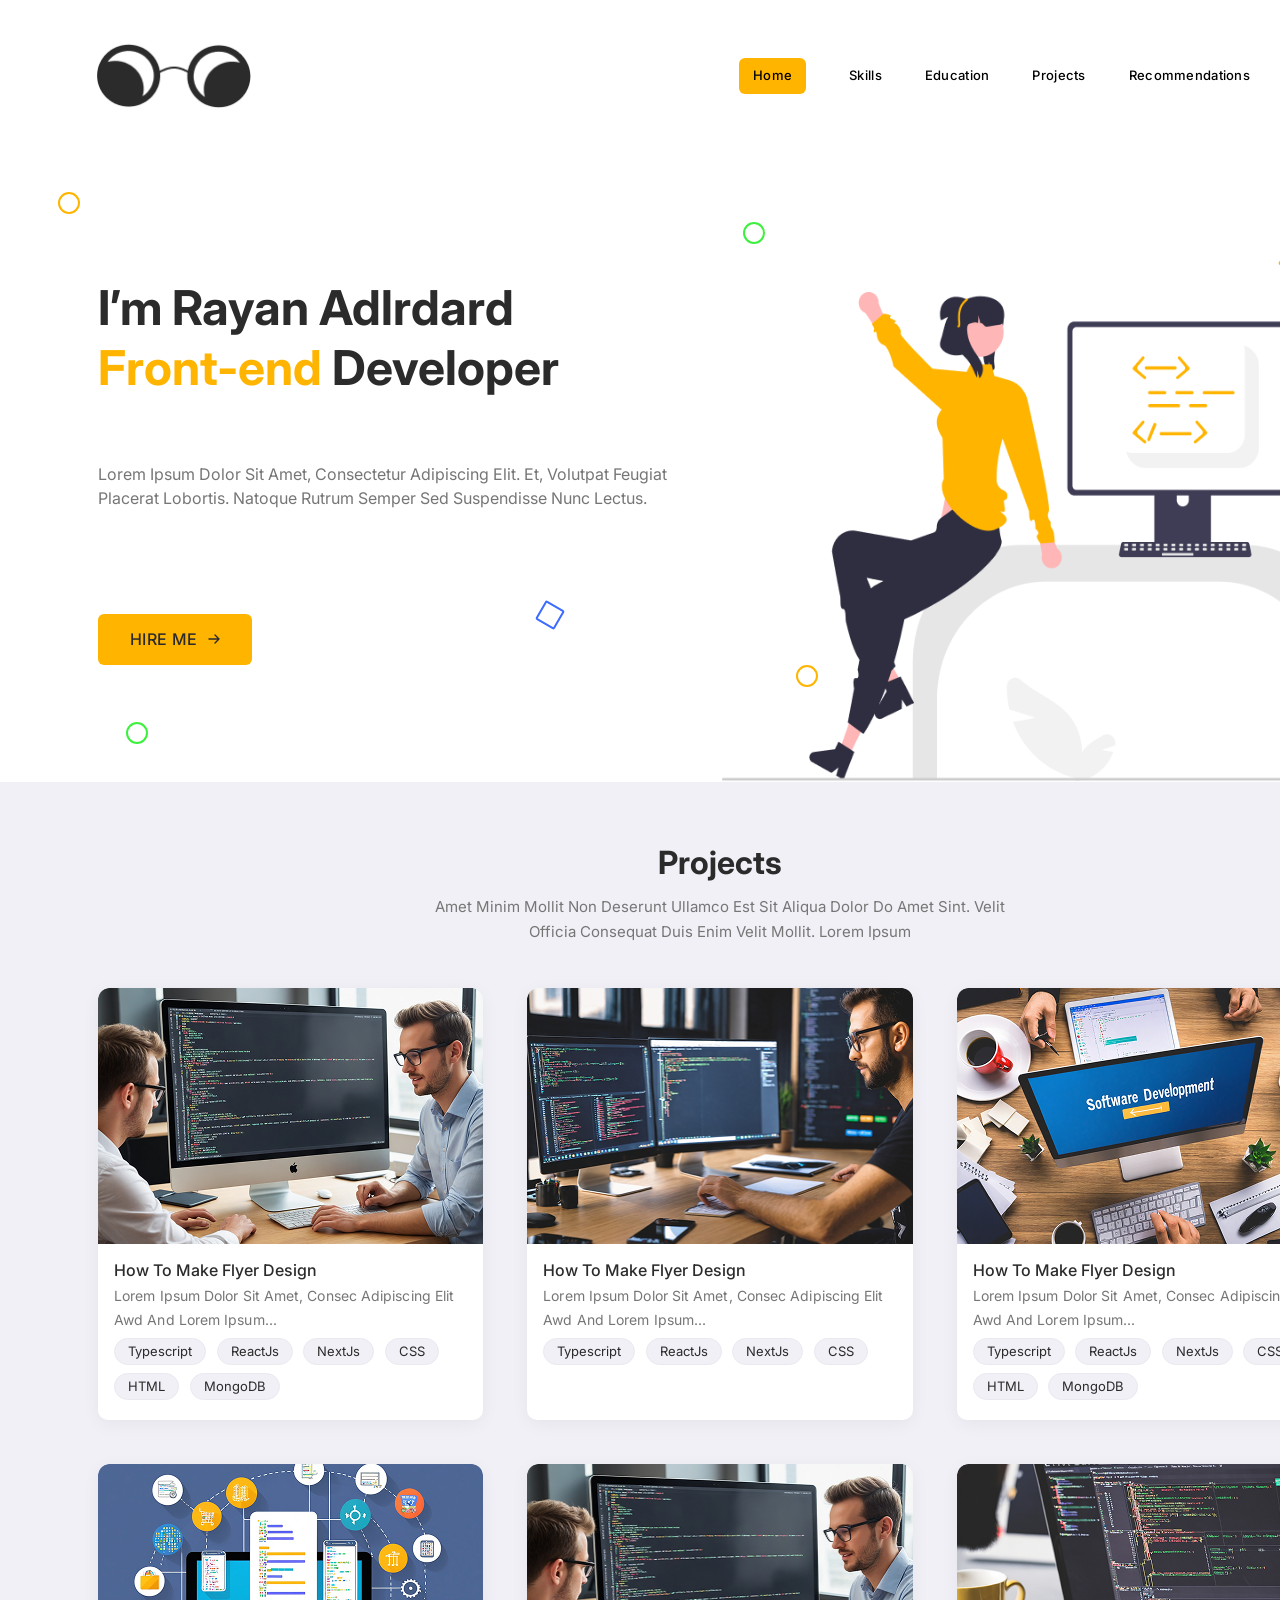
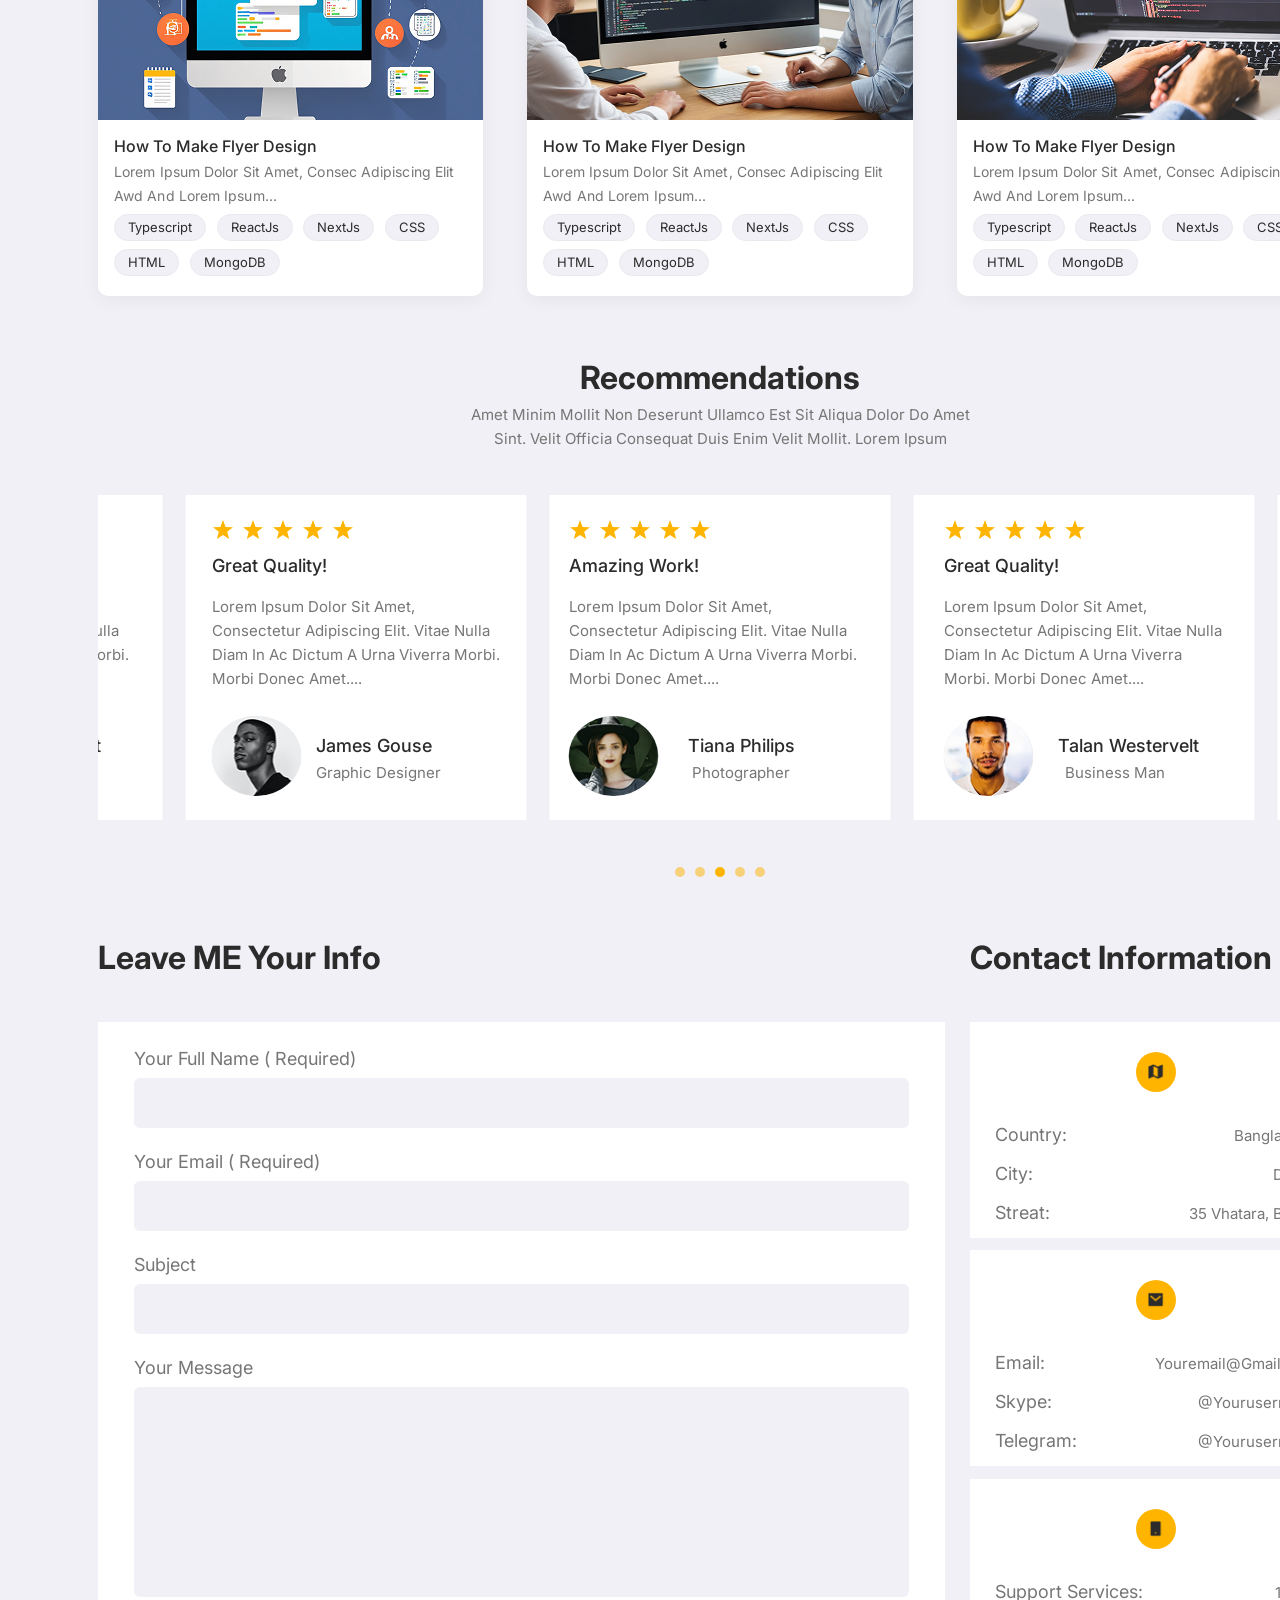
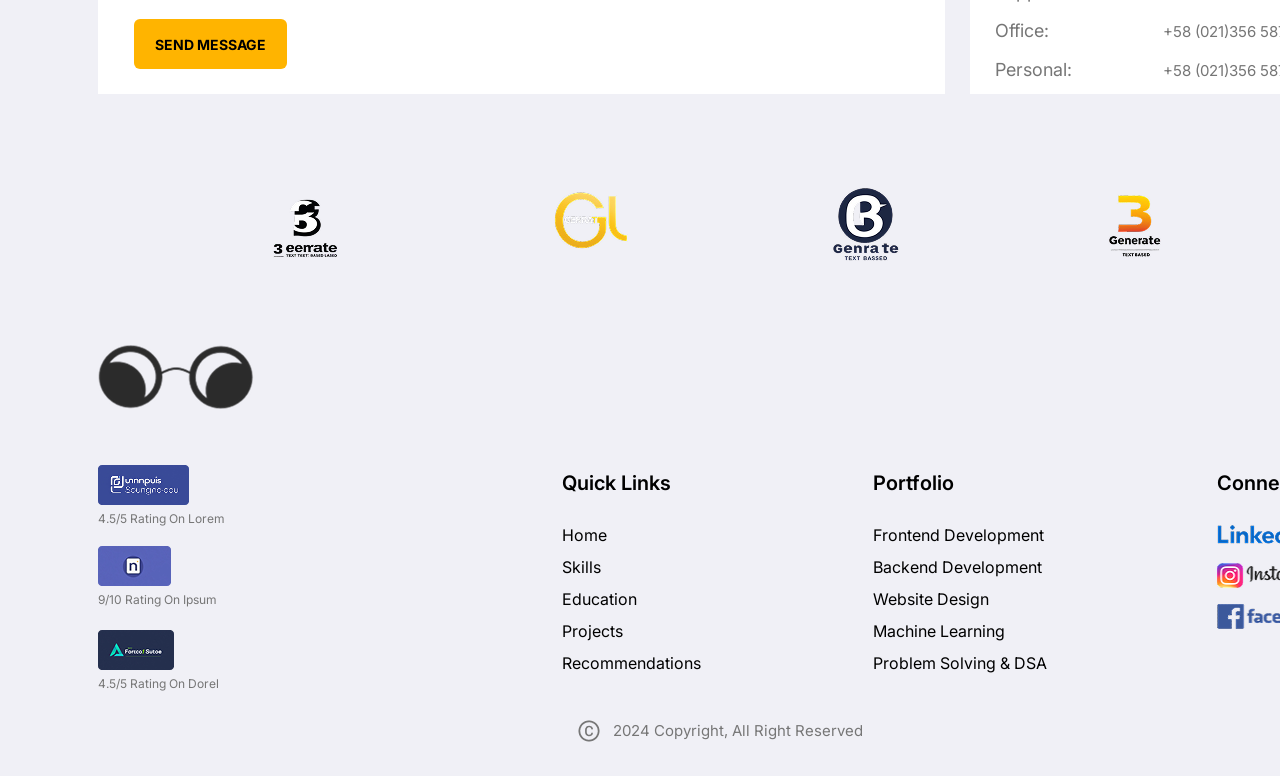
<file: portfolio/index.html>
<!doctype html>
<html lang="en">
  <head>
    <meta charset="UTF-8" />
    <meta name="viewport" content="width=device-width, initial-scale=1.0" />
    <title>Rayan Adlrdard | Front-end Developer</title>

    <link rel="preconnect" href="https://fonts.googleapis.com" />
    <link rel="preconnect" href="https://fonts.gstatic.com" crossorigin />
    <link
      href="https://fonts.googleapis.com/css2?family=Inter:wght@400;500;600;700;800&display=swap"
      rel="stylesheet"
    />

    <script>
      history.scrollRestoration = "manual";
      window.scrollTo(0, 0);
    </script>

    <link rel="stylesheet" href="css/reset.css" />
    <link rel="stylesheet" href="css/style.css" />
    <script src="js/main.js" defer></script>
  </head>
  <body>
    <header class="header">
      <nav class="nav" aria-label="Main navigation">
        <a href="#home" class="nav-logo" aria-label="Home">
          <img src="assets/icon/logo.svg" alt="Logo" />
        </a>

        <ul class="nav-list">
          <li>
            <a href="#home" class="nav-link active" aria-current="page">Home</a>
          </li>
          <li><a href="#skills" class="nav-link">Skills</a></li>
          <li><a href="#education" class="nav-link">Education</a></li>
          <li><a href="#projects" class="nav-link">Projects</a></li>
          <li>
            <a href="#recommendations" class="nav-link">Recommendations</a>
          </li>
          <li><a href="#contact" class="nav-link">Contact</a></li>
        </ul>
      </nav>
    </header>
    <main>
      <section class="hero" id="home" aria-labelledby="hero-title">
        <div class="hero-content">
          <h1 class="hero-title" id="hero-title">
            I&rsquo;m Rayan Adlrdard
            <span class="hero-role"
              ><span class="highlight">Front-end</span> Developer</span
            >
          </h1>
          <p class="hero-text">
            Lorem Ipsum Dolor Sit Amet, Consectetur Adipiscing Elit. Et,
            Volutpat Feugiat Placerat Lobortis. Natoque Rutrum Semper Sed
            Suspendisse Nunc Lectus.
          </p>
          <a href="#contact" class="btn-hire">
            Hire me
            <svg
              class="btn-hire-arrow"
              width="12"
              height="12"
              viewBox="0 0 12 12"
              fill="none"
              stroke="currentColor"
              stroke-width="1.4"
              stroke-linecap="round"
              stroke-linejoin="round"
              aria-hidden="true"
            >
              <path d="M1 6h10M7 2l4 4-4 4" />
            </svg>
          </a>
        </div>
        <img
          class="hero-illustration"
          src="assets/images/hero.png"
          alt="A developer sitting on a desk next to a monitor that shows code"
          width="808"
          height="551"
        />
        <!-- Decorative floating shapes -->
        <span
          class="shape shape-ring shape-ring--yellow-tl"
          aria-hidden="true"
        ></span>
        <span
          class="shape shape-ring shape-ring--green-top"
          aria-hidden="true"
        ></span>
        <span
          class="shape shape-diamond shape-diamond--yellow"
          aria-hidden="true"
        ></span>
        <span
          class="shape shape-diamond shape-diamond--blue"
          aria-hidden="true"
        ></span>
        <span
          class="shape shape-ring shape-ring--green-bl"
          aria-hidden="true"
        ></span>
        <span
          class="shape shape-ring shape-ring--yellow-knee"
          aria-hidden="true"
        ></span>
        <span class="shape shape-triangle" aria-hidden="true"></span>
      </section>
      <section class="projects" id="projects" aria-labelledby="projects-title">
        <div class="section-container">
          <header class="section-header">
            <h2 class="section-title" id="projects-title">Projects</h2>
            <p class="section-subtitle">
              Amet Minim Mollit Non Deserunt Ullamco Est Sit Aliqua Dolor Do
              Amet Sint. Velit Officia Consequat Duis Enim Velit Mollit. Lorem
              Ipsum
            </p>
          </header>

          <div class="project-grid">
            <article class="project-card">
              <img
                class="project-card-image"
                src="assets/images/projectimage1.png"
                alt="Two developers reviewing code on a desktop monitor"
                width="386"
                height="256"
                loading="lazy"
              />
              <div class="project-card-body">
                <h3 class="project-card-title">How To Make Flyer Design</h3>
                <p class="project-card-text">
                  Lorem Ipsum Dolor Sit Amet, Consec Adipiscing Elit Awd And
                  Lorem Ipsum...
                </p>
                <ul class="tag-list" aria-label="Technologies used">
                  <li class="tag">Typescript</li>
                  <li class="tag">ReactJs</li>
                  <li class="tag">NextJs</li>
                  <li class="tag">CSS</li>
                  <li class="tag">HTML</li>
                  <li class="tag">MongoDB</li>
                </ul>
              </div>
            </article>
            <article class="project-card">
              <img
                class="project-card-image"
                src="assets/images/projectimage2.png"
                alt="Two developers working together at a desk with code on screen"
                width="386"
                height="256"
                loading="lazy"
              />
              <div class="project-card-body">
                <h3 class="project-card-title">How To Make Flyer Design</h3>
                <p class="project-card-text">
                  Lorem Ipsum Dolor Sit Amet, Consec Adipiscing Elit Awd And
                  Lorem Ipsum...
                </p>
                <ul class="tag-list" aria-label="Technologies used">
                  <li class="tag">Typescript</li>
                  <li class="tag">ReactJs</li>
                  <li class="tag">NextJs</li>
                  <li class="tag">CSS</li>
                </ul>
              </div>
            </article>
            <article class="project-card">
              <img
                class="project-card-image"
                src="assets/images/projectimage3.png"
                alt="Software development sign on a desk with a keyboard, notes and coffee"
                width="386"
                height="256"
                loading="lazy"
              />
              <div class="project-card-body">
                <h3 class="project-card-title">How To Make Flyer Design</h3>
                <p class="project-card-text">
                  Lorem Ipsum Dolor Sit Amet, Consec Adipiscing Elit Awd And
                  Lorem Ipsum...
                </p>
                <ul class="tag-list" aria-label="Technologies used">
                  <li class="tag">Typescript</li>
                  <li class="tag">ReactJs</li>
                  <li class="tag">NextJs</li>
                  <li class="tag">CSS</li>
                  <li class="tag">HTML</li>
                  <li class="tag">MongoDB</li>
                </ul>
              </div>
            </article>
            <article class="project-card">
              <img
                class="project-card-image"
                src="assets/images/projectimage4.png"
                alt="Illustration of app icons connected around a computer screen"
                width="386"
                height="256"
                loading="lazy"
              />
              <div class="project-card-body">
                <h3 class="project-card-title">How To Make Flyer Design</h3>
                <p class="project-card-text">
                  Lorem Ipsum Dolor Sit Amet, Consec Adipiscing Elit Awd And
                  Lorem Ipsum...
                </p>
                <ul class="tag-list" aria-label="Technologies used">
                  <li class="tag">Typescript</li>
                  <li class="tag">ReactJs</li>
                  <li class="tag">NextJs</li>
                  <li class="tag">CSS</li>
                  <li class="tag">HTML</li>
                  <li class="tag">MongoDB</li>
                </ul>
              </div>
            </article>
            <article class="project-card">
              <img
                class="project-card-image"
                src="assets/images/projectimage5.png"
                alt="Two developers reviewing code on a desktop monitor"
                width="386"
                height="256"
                loading="lazy"
              />
              <div class="project-card-body">
                <h3 class="project-card-title">How To Make Flyer Design</h3>
                <p class="project-card-text">
                  Lorem Ipsum Dolor Sit Amet, Consec Adipiscing Elit Awd And
                  Lorem Ipsum...
                </p>
                <ul class="tag-list" aria-label="Technologies used">
                  <li class="tag">Typescript</li>
                  <li class="tag">ReactJs</li>
                  <li class="tag">NextJs</li>
                  <li class="tag">CSS</li>
                  <li class="tag">HTML</li>
                  <li class="tag">MongoDB</li>
                </ul>
              </div>
            </article>
            <article class="project-card">
              <img
                class="project-card-image"
                src="assets/images/projectimage6.png"
                alt="Laptop showing code next to a yellow coffee mug"
                width="386"
                height="256"
                loading="lazy"
              />
              <div class="project-card-body">
                <h3 class="project-card-title">How To Make Flyer Design</h3>
                <p class="project-card-text">
                  Lorem Ipsum Dolor Sit Amet, Consec Adipiscing Elit Awd And
                  Lorem Ipsum...
                </p>
                <ul class="tag-list" aria-label="Technologies used">
                  <li class="tag">Typescript</li>
                  <li class="tag">ReactJs</li>
                  <li class="tag">NextJs</li>
                  <li class="tag">CSS</li>
                  <li class="tag">HTML</li>
                  <li class="tag">MongoDB</li>
                </ul>
              </div>
            </article>
          </div>
        </div>
      </section>

      <section
        class="recommendations"
        id="recommendations"
        aria-labelledby="recommendations-title"
      >
        <div class="section-container">
          <header class="section-header">
            <h2 class="section-title" id="recommendations-title">
              Recommendations
            </h2>
            <p class="section-subtitle">
              Amet Minim Mollit Non Deserunt Ullamco Est Sit Aliqua Dolor Do
              Amet <br />
              Sint. Velit Officia Consequat Duis Enim Velit Mollit. Lorem Ipsum
            </p>
          </header>

          <div
            class="reviews"
            role="region"
            aria-roledescription="carousel"
            aria-label="Client recommendations"
          >
            <div class="reviews-track">
              <article
                class="review"
                role="group"
                aria-roledescription="slide"
                aria-label="1 of 5"
              >
                <p
                  class="review-stars"
                  role="img"
                  aria-label="5 out of 5 stars"
                ></p>
                <h3 class="review-title">Amazing Work!</h3>
                <p class="review-text">
                  Lorem Ipsum Dolor Sit Amet, Consectetur Adipiscing Elit. Vitae
                  Nulla Diam In Ac Dictum A Urna Viverra Morbi. Morbi Donec
                  Amet....
                </p>
                <footer class="review-author">
                  <img
                    class="review-avatar"
                    src="assets/profileimages/talanprofile.png"
                    alt="Portrait of Talan Westervelt"
                    width="80"
                    height="80"
                    loading="lazy"
                  />
                  <div>
                    <p class="review-name">Talan Westervelt</p>
                    <p class="review-role">Business Man</p>
                  </div>
                </footer>
              </article>
              <article
                class="review"
                role="group"
                aria-roledescription="slide"
                aria-label="2 of 5"
                style="padding-left: 26px; padding-right: 26px"
              >
                <p
                  class="review-stars"
                  role="img"
                  aria-label="5 out of 5 stars"
                ></p>
                <h3 class="review-title">Great Quality!</h3>
                <p class="review-text">
                  Lorem Ipsum Dolor Sit Amet, Consectetur Adipiscing Elit. Vitae
                  Nulla Diam In Ac Dictum A Urna Viverra Morbi. Morbi Donec
                  Amet....
                </p>
                <footer class="review-author" style="gap: 14px">
                  <img
                    class="review-avatar"
                    src="assets/profileimages/jamesprofile.png"
                    alt="Portrait of James Gouse"
                    width="80"
                    height="80"
                    loading="lazy"
                  />
                  <div>
                    <p class="review-name">James Gouse</p>
                    <p class="review-role" style="margin-left: 0">
                      Graphic Designer
                    </p>
                  </div>
                </footer>
              </article>
              <article
                class="review"
                role="group"
                aria-roledescription="slide"
                aria-label="3 of 5"
              >
                <p
                  class="review-stars"
                  role="img"
                  aria-label="5 out of 5 stars"
                ></p>
                <h3 class="review-title">Amazing Work!</h3>
                <p class="review-text">
                  Lorem Ipsum Dolor Sit Amet, Consectetur Adipiscing Elit. Vitae
                  Nulla Diam In Ac Dictum A Urna Viverra Morbi. Morbi Donec
                  Amet....
                </p>
                <footer class="review-author">
                  <img
                    class="review-avatar"
                    src="assets/profileimages/tianaprofile.png"
                    alt="Portrait of Tiana Philips"
                    width="80"
                    height="80"
                    loading="lazy"
                  />
                  <div>
                    <p class="review-name">Tiana Philips</p>
                    <p class="review-role">Photographer</p>
                  </div>
                </footer>
              </article>
              <article
                class="review"
                role="group"
                aria-roledescription="slide"
                aria-label="4 of 5"
                style="padding-left: 30px"
              >
                <p
                  class="review-stars"
                  role="img"
                  aria-label="5 out of 5 stars"
                ></p>
                <h3 class="review-title">Great Quality!</h3>
                <p class="review-text">
                  Lorem Ipsum Dolor Sit Amet, Consectetur Adipiscing Elit. Vitae
                  Nulla Diam In Ac Dictum A Urna Viverra Morbi. Morbi Donec
                  Amet....
                </p>
                <footer class="review-author" style="gap: 24px">
                  <img
                    class="review-avatar"
                    src="assets/profileimages/talanprofile.png"
                    alt="Portrait of Talan Westervelt"
                    width="80"
                    height="80"
                    loading="lazy"
                  />
                  <div>
                    <p class="review-name">Talan Westervelt</p>
                    <p class="review-role" style="margin-left: 7px">
                      Business Man
                    </p>
                  </div>
                </footer>
              </article>
              <article
                class="review"
                role="group"
                aria-roledescription="slide"
                aria-label="5 of 5"
              >
                <p
                  class="review-stars"
                  role="img"
                  aria-label="5 out of 5 stars"
                ></p>
                <h3 class="review-title">Great Quality!</h3>
                <p class="review-text">
                  Lorem Ipsum Dolor Sit Amet, Consectetur Adipiscing Elit. Vitae
                  Nulla Diam In Ac Dictum A Urna Viverra Morbi. Morbi Donec
                  Amet....
                </p>
                <footer class="review-author">
                  <img
                    class="review-avatar"
                    src="assets/profileimages/jamesprofile2.png"
                    alt="Portrait of James Gouse"
                    width="80"
                    height="80"
                    loading="lazy"
                  />
                  <div>
                    <p class="review-name">James Gouse</p>
                    <p class="review-role">Graphic Designer</p>
                  </div>
                </footer>
              </article>
            </div>
          </div>

          <div
            class="slider-dots"
            role="group"
            aria-label="Choose recommendation"
          >
            <button
              class="slider-dot"
              type="button"
              aria-label="Show recommendation 1"
            ></button>
            <button
              class="slider-dot"
              type="button"
              aria-label="Show recommendation 2"
            ></button>
            <button
              class="slider-dot active"
              type="button"
              aria-label="Show recommendation 3"
              aria-current="true"
            ></button>
            <button
              class="slider-dot"
              type="button"
              aria-label="Show recommendation 4"
            ></button>
            <button
              class="slider-dot"
              type="button"
              aria-label="Show recommendation 5"
            ></button>
          </div>
        </div>
      </section>
      <section
        class="contact"
        id="contact"
        aria-labelledby="contact-form-title"
      >
        <div class="section-container contact-grid">
          <div class="contact-col">
            <h2 class="section-title contact-title" id="contact-form-title">
              Leave ME Your Info
            </h2>

            <form class="contact-form" id="contactForm" novalidate>
              <div class="form-field">
                <label for="fullName">Your Full Name ( Required)</label>
                <input
                  type="text"
                  id="fullName"
                  name="fullName"
                  autocomplete="name"
                  required
                />
                <p class="field-error" id="fullName-error" hidden></p>
              </div>
              <div class="form-field">
                <label for="email">Your Email ( Required)</label>
                <input
                  type="email"
                  id="email"
                  name="email"
                  autocomplete="email"
                  required
                />
                <p class="field-error" id="email-error" hidden></p>
              </div>
              <div class="form-field">
                <label for="subject">Subject</label>
                <input type="text" id="subject" name="subject" />
                <p class="field-error" id="subject-error" hidden></p>
              </div>
              <div class="form-field">
                <label for="message">Your Message</label>
                <textarea
                  id="message"
                  name="message"
                  rows="6"
                  aria-label="Your Message"
                ></textarea>
                <p class="field-error" id="message-error" hidden></p>
              </div>

              <div class="form-actions">
                <button class="btn-send" type="submit">Send message</button>
                <p class="form-status" id="formStatus" role="status"></p>
              </div>
            </form>
          </div>

          <div class="contact-col">
            <h2 class="section-title contact-title">Contact Information</h2>
            <div class="contact-cards">
              <article class="contact-card" aria-label="Location">
                <span class="contact-badge" aria-hidden="true">
                  <img
                    src="assets/logoimages/location.png"
                    alt="Location icon"
                  />
                </span>
                <dl class="contact-list">
                  <div class="contact-row">
                    <dt>Country:</dt>
                    <dd>Bangladesh</dd>
                  </div>
                  <div class="contact-row">
                    <dt>City:</dt>
                    <dd>Dhaka</dd>
                  </div>
                  <div class="contact-row">
                    <dt>Streat:</dt>
                    <dd>35 Vhatara, Badda</dd>
                  </div>
                </dl>
              </article>
              <article class="contact-card" aria-label="Online contacts">
                <span class="contact-badge" aria-hidden="true">
                  <img src="assets/logoimages/mail.png" alt="Mail icon" />
                </span>
                <dl class="contact-list">
                  <div class="contact-row">
                    <dt>Email:</dt>
                    <dd>
                      <a href="mailto:Youremail@Gmail.Com"
                        >Youremail@Gmail.Com</a
                      >
                    </dd>
                  </div>
                  <div class="contact-row">
                    <dt>Skype:</dt>
                    <dd>@Yourusername</dd>
                  </div>
                  <div class="contact-row">
                    <dt>Telegram:</dt>
                    <dd>@Yourusername</dd>
                  </div>
                </dl>
              </article>
              <article class="contact-card" aria-label="Phone numbers">
                <span class="contact-badge" aria-hidden="true">
                  <img src="assets/logoimages/Mobile.png" alt="Phone icon" />
                </span>
                <dl class="contact-list">
                  <div class="contact-row">
                    <dt>Support Services:</dt>
                    <dd>15369</dd>
                  </div>
                  <div class="contact-row">
                    <dt>Office:</dt>
                    <dd>
                      <a href="tel:+58021356587235">+58 (021)356 587 235</a>
                    </dd>
                  </div>
                  <div class="contact-row">
                    <dt>Personal:</dt>
                    <dd>
                      <a href="tel:+58021356587235">+58 (021)356 587 235</a>
                    </dd>
                  </div>
                </dl>
              </article>
            </div>
          </div>
        </div>
      </section>
      <section class="partners" aria-label="Partners">
        <div class="section-container">
          <ul class="partner-list">
            <li>
              <img
                src="assets/partnerlogos/3 eerrate.png"
                alt="3 eerrate"
                width="140"
                height="144"
              />
            </li>
            <li>
              <img
                src="assets/partnerlogos/GL.png"
                alt="GL"
                width="140"
                height="144"
              />
            </li>
            <li>
              <img
                src="assets/partnerlogos/GenraTe.png"
                alt="Genrate"
                width="140"
                height="144"
              />
            </li>
            <li>
              <img
                src="assets/partnerlogos/Generate.png"
                alt="Generate"
                width="140"
                height="144"
              />
            </li>
          </ul>
        </div>
      </section>
    </main>
    <footer class="site-footer">
      <div class="footer-main">
        <div class="section-container">
          <img
            class="footer-logo"
            src="assets/footerlogo/Rectangle 98.png"
            alt="Rayan Adlrdard glasses logo"
            width="158"
            height="76"
          />

          <div class="footer-grid">
            <ul class="rating-list">
              <li>
                <figure class="rating">
                  <img
                    src="assets/footerlogo/Upwork.png"
                    alt="Upwork"
                    width="91"
                    height="40"
                  />
                  <figcaption>4.5/5 Rating On Lorem</figcaption>
                </figure>
              </li>
              <li>
                <figure class="rating">
                  <img
                    src="assets/footerlogo/Dribble.png"
                    alt="Dribbble"
                    width="73"
                    height="40"
                  />
                  <figcaption>9/10 Rating On Ipsum</figcaption>
                </figure>
              </li>
              <li>
                <figure class="rating">
                  <img
                    src="assets/footerlogo/Fiverr.png"
                    alt="Fiverr"
                    width="76"
                    height="40"
                  />
                  <figcaption>4.5/5 Rating On Dorel</figcaption>
                </figure>
              </li>
            </ul>

            <nav class="footer-col" aria-labelledby="footer-quick-links">
              <h2 class="footer-heading" id="footer-quick-links">
                Quick Links
              </h2>
              <ul class="footer-links">
                <li><a href="#home">Home</a></li>
                <li><a href="#skills">Skills</a></li>
                <li><a href="#education">Education</a></li>
                <li><a href="#projects">Projects</a></li>
                <li><a href="#recommendations">Recommendations</a></li>
              </ul>
            </nav>

            <div class="footer-col">
              <h2 class="footer-heading" id="footer-portfolio">Portfolio</h2>
              <ul class="footer-links" aria-labelledby="footer-portfolio">
                <li><a href="#projects">Frontend Development</a></li>
                <li><a href="#projects">Backend Development</a></li>
                <li><a href="#projects">Website Design</a></li>
                <li><a href="#projects">Machine Learning</a></li>
                <li><a href="#projects">Problem Solving &amp; DSA</a></li>
              </ul>
            </div>

            <div class="footer-col">
              <h2 class="footer-heading" id="footer-connect">Connect</h2>
              <ul class="social-list" aria-labelledby="footer-connect">
                <li>
                  <a
                    href="https://www.linkedin.com/"
                    target="_blank"
                    rel="noopener noreferrer"
                    ><img
                      src="assets/socialimages/LinkedIn.png"
                      alt="LinkedIn"
                      width="100"
                      height="25"
                  /></a>
                </li>
                <li>
                  <a
                    href="https://www.instagram.com/"
                    target="_blank"
                    rel="noopener noreferrer"
                    ><img
                      src="assets/socialimages/Instagram.png"
                      alt="Instagram"
                      width="116"
                      height="25"
                  /></a>
                </li>
                <li>
                  <a
                    href="https://www.facebook.com/"
                    target="_blank"
                    rel="noopener noreferrer"
                    ><img
                      src="assets/socialimages/Facebook.png"
                      alt="Facebook"
                      width="106"
                      height="25"
                  /></a>
                </li>
              </ul>
            </div>
          </div>
        </div>
      </div>

      <div class="footer-bottom">
        <p class="copyright">
          <img src="assets/Frame 270.png" alt="" width="24" height="24" />
          2024 Copyright, All Right Reserved
        </p>
      </div>
    </footer>

    <script src="js/main.js"></script>
  </body>
</html>
</file>
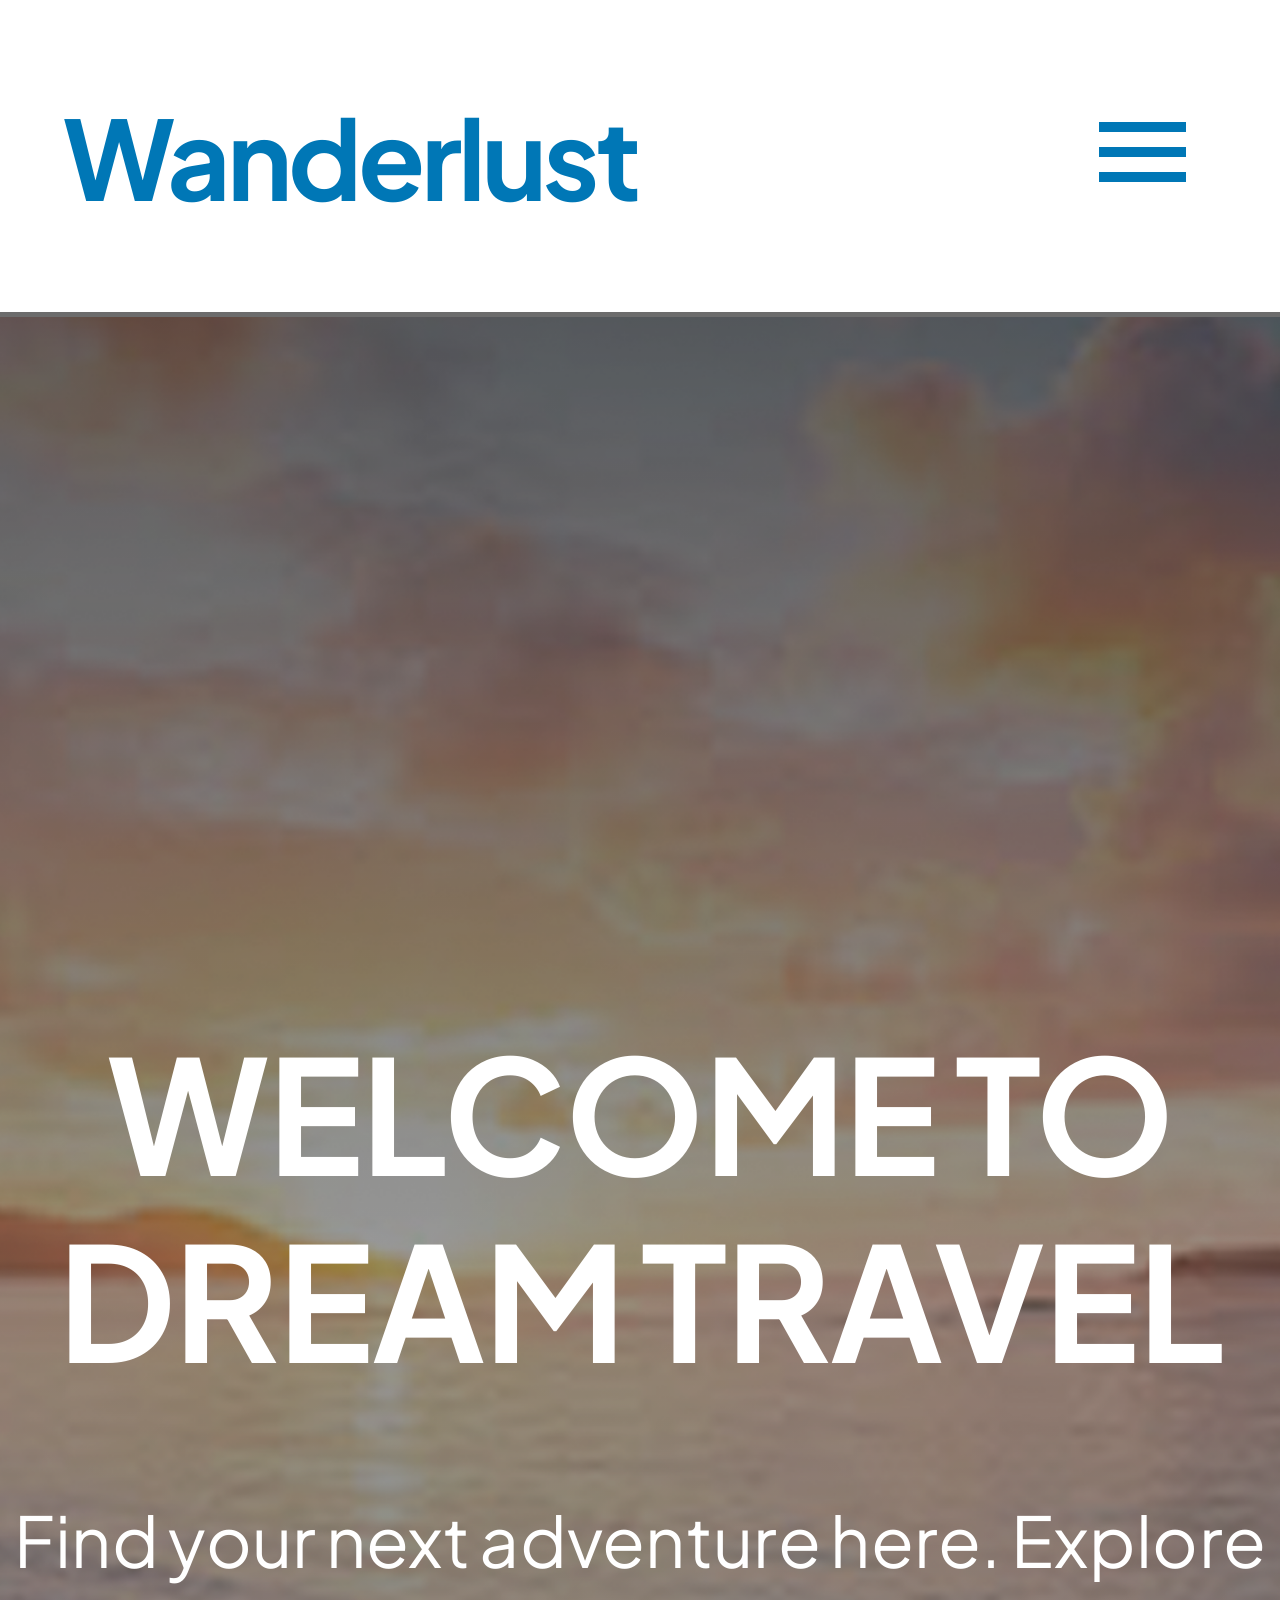
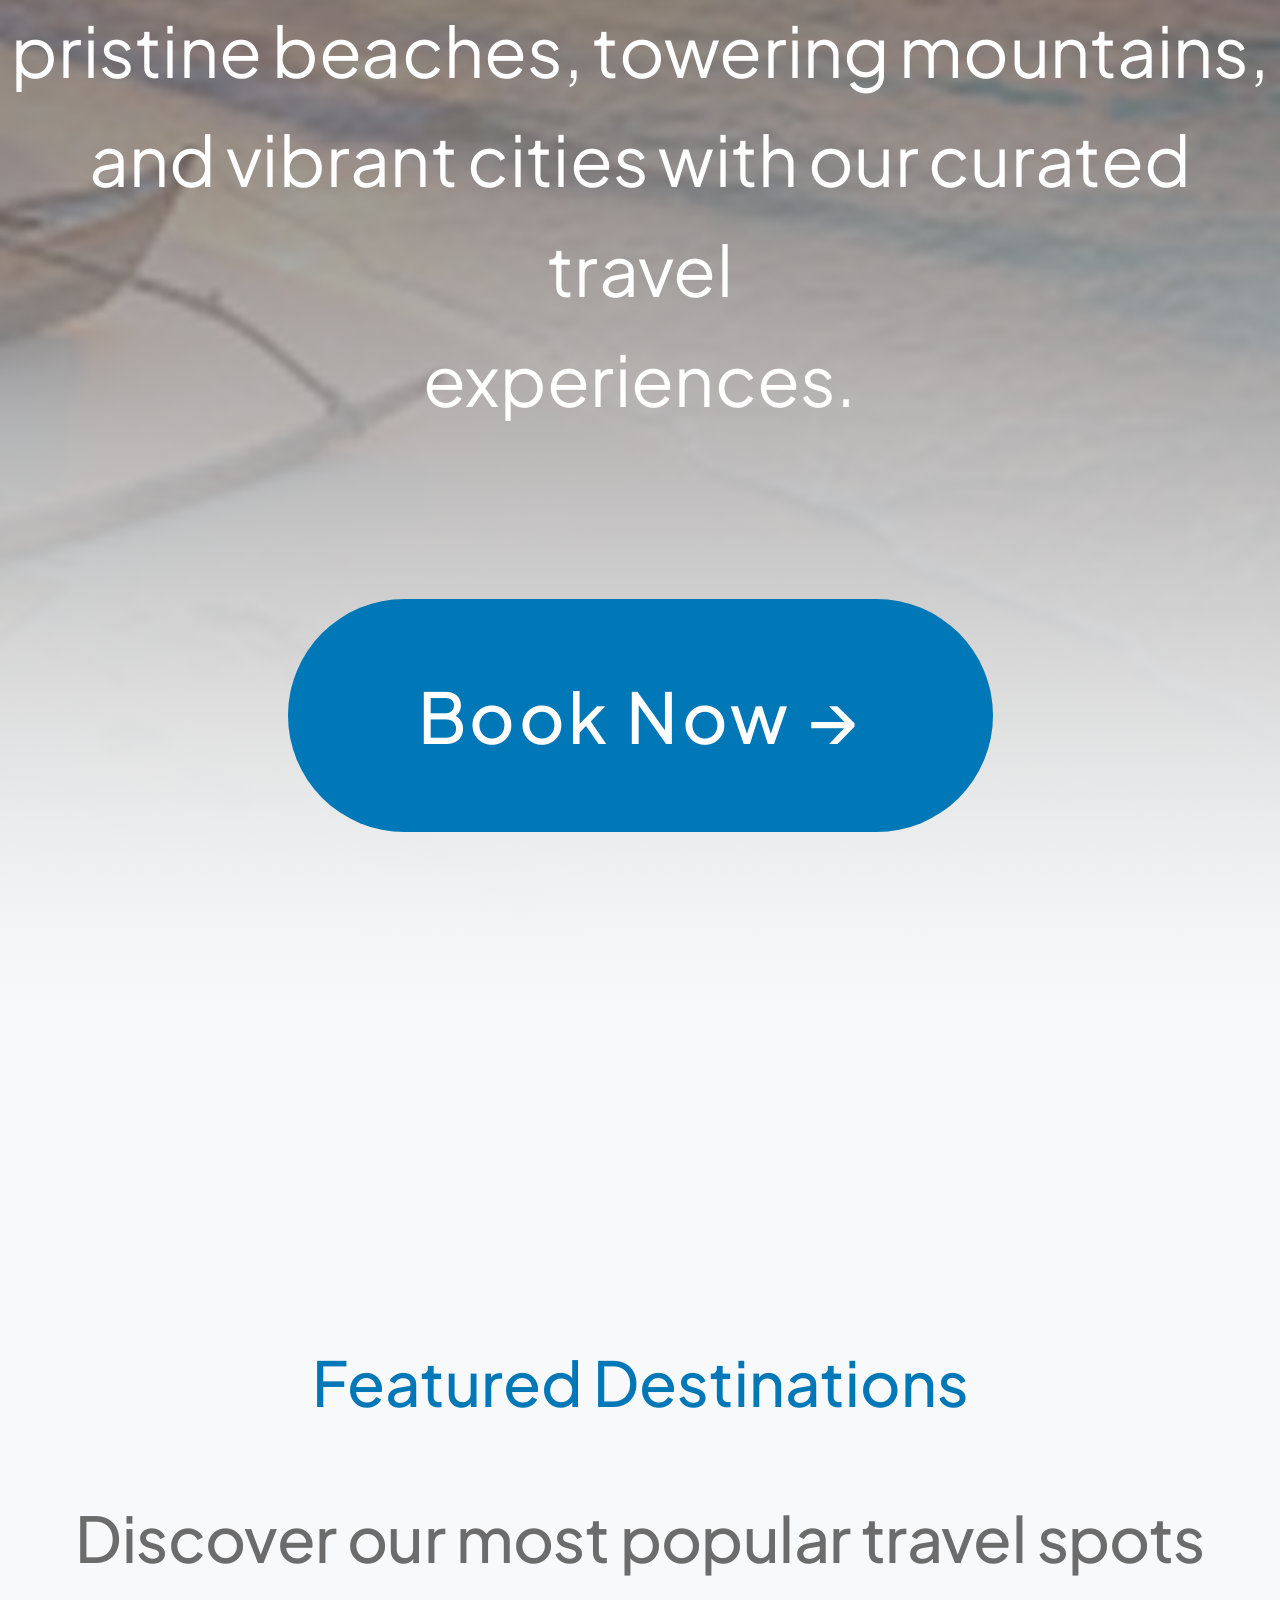
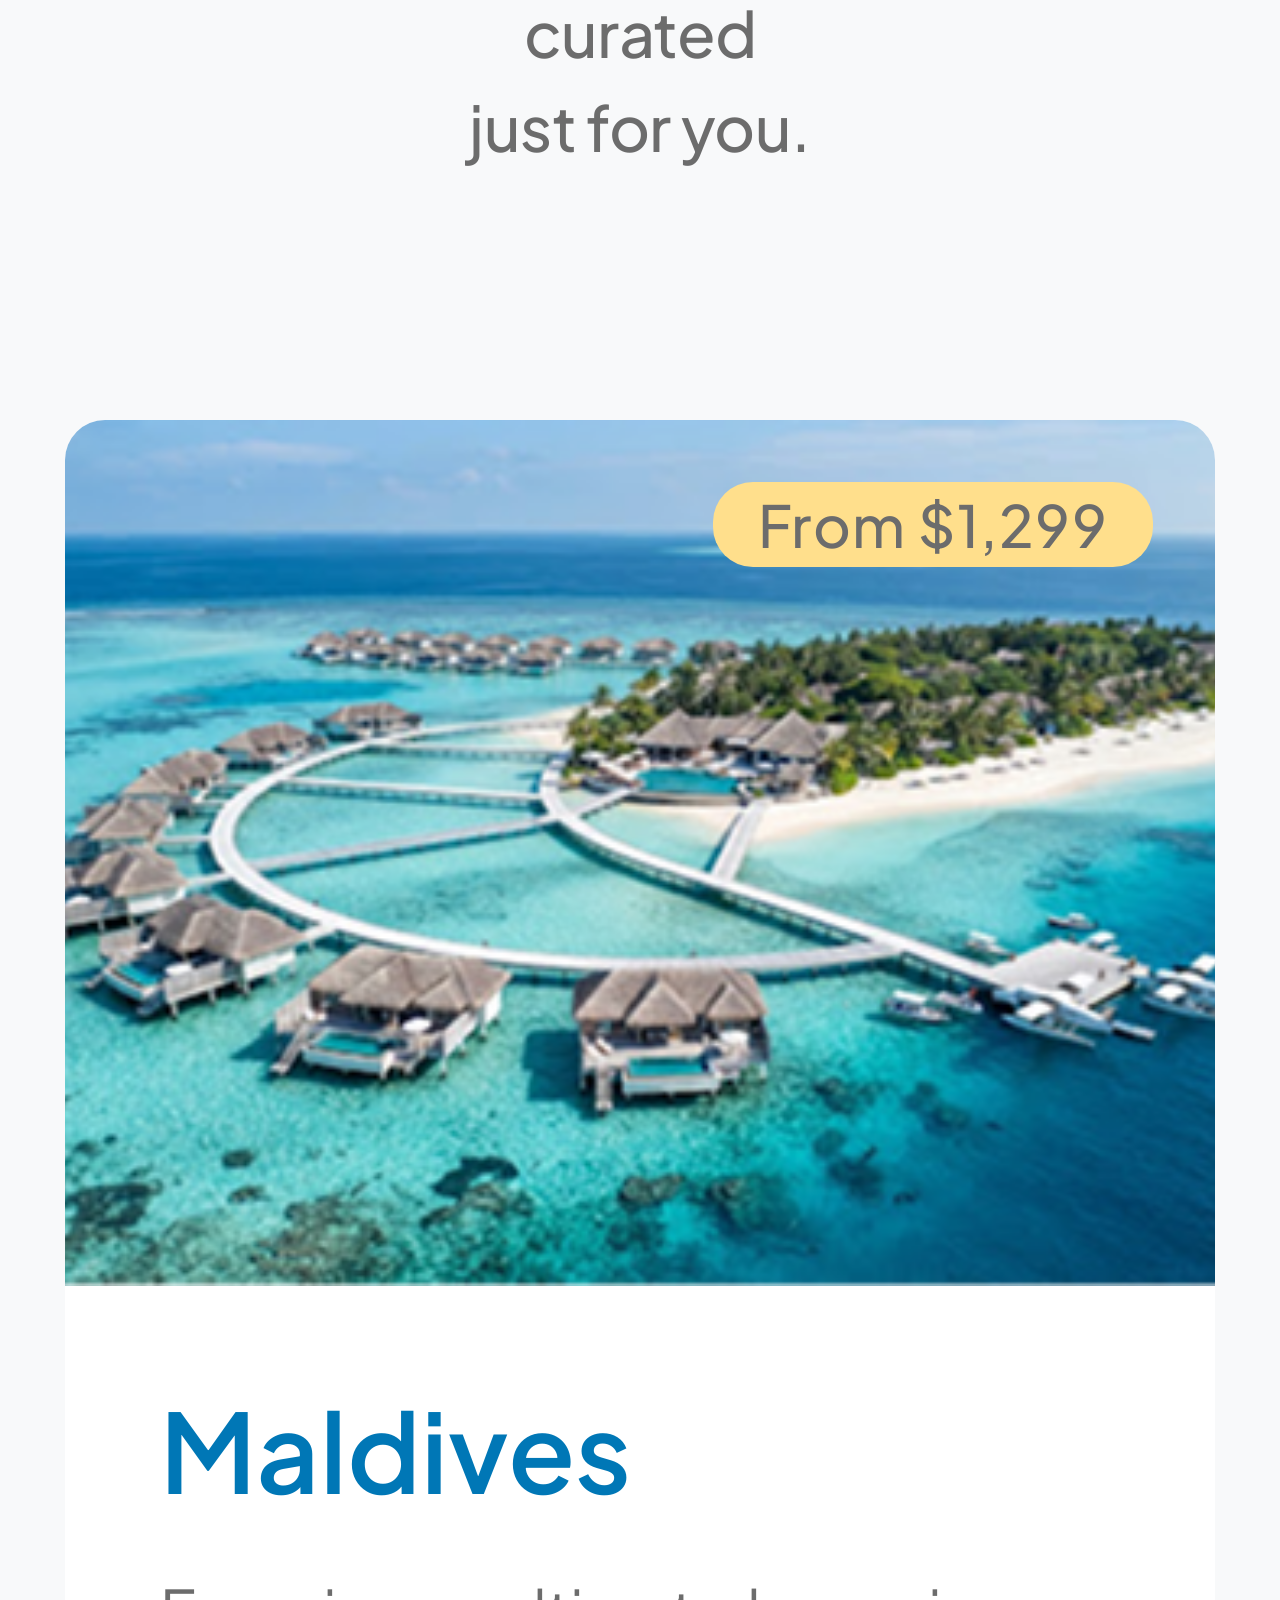
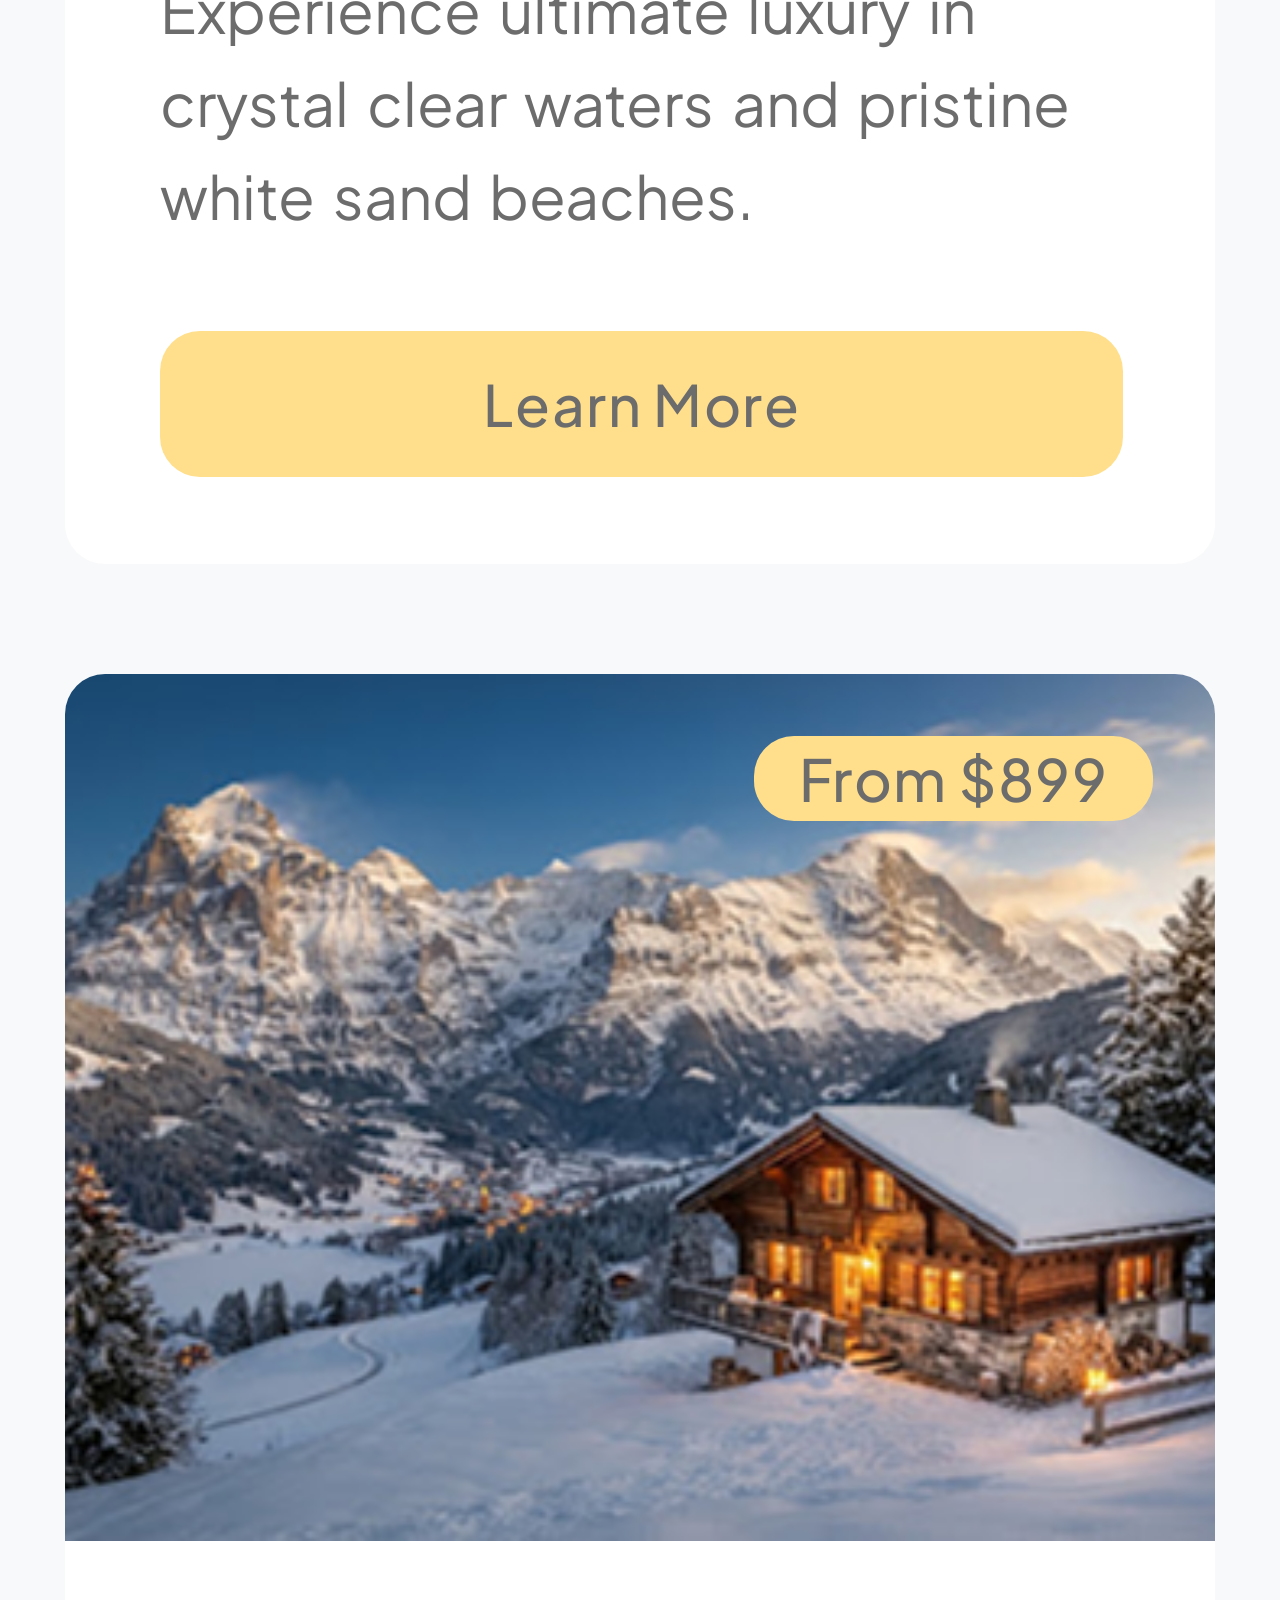
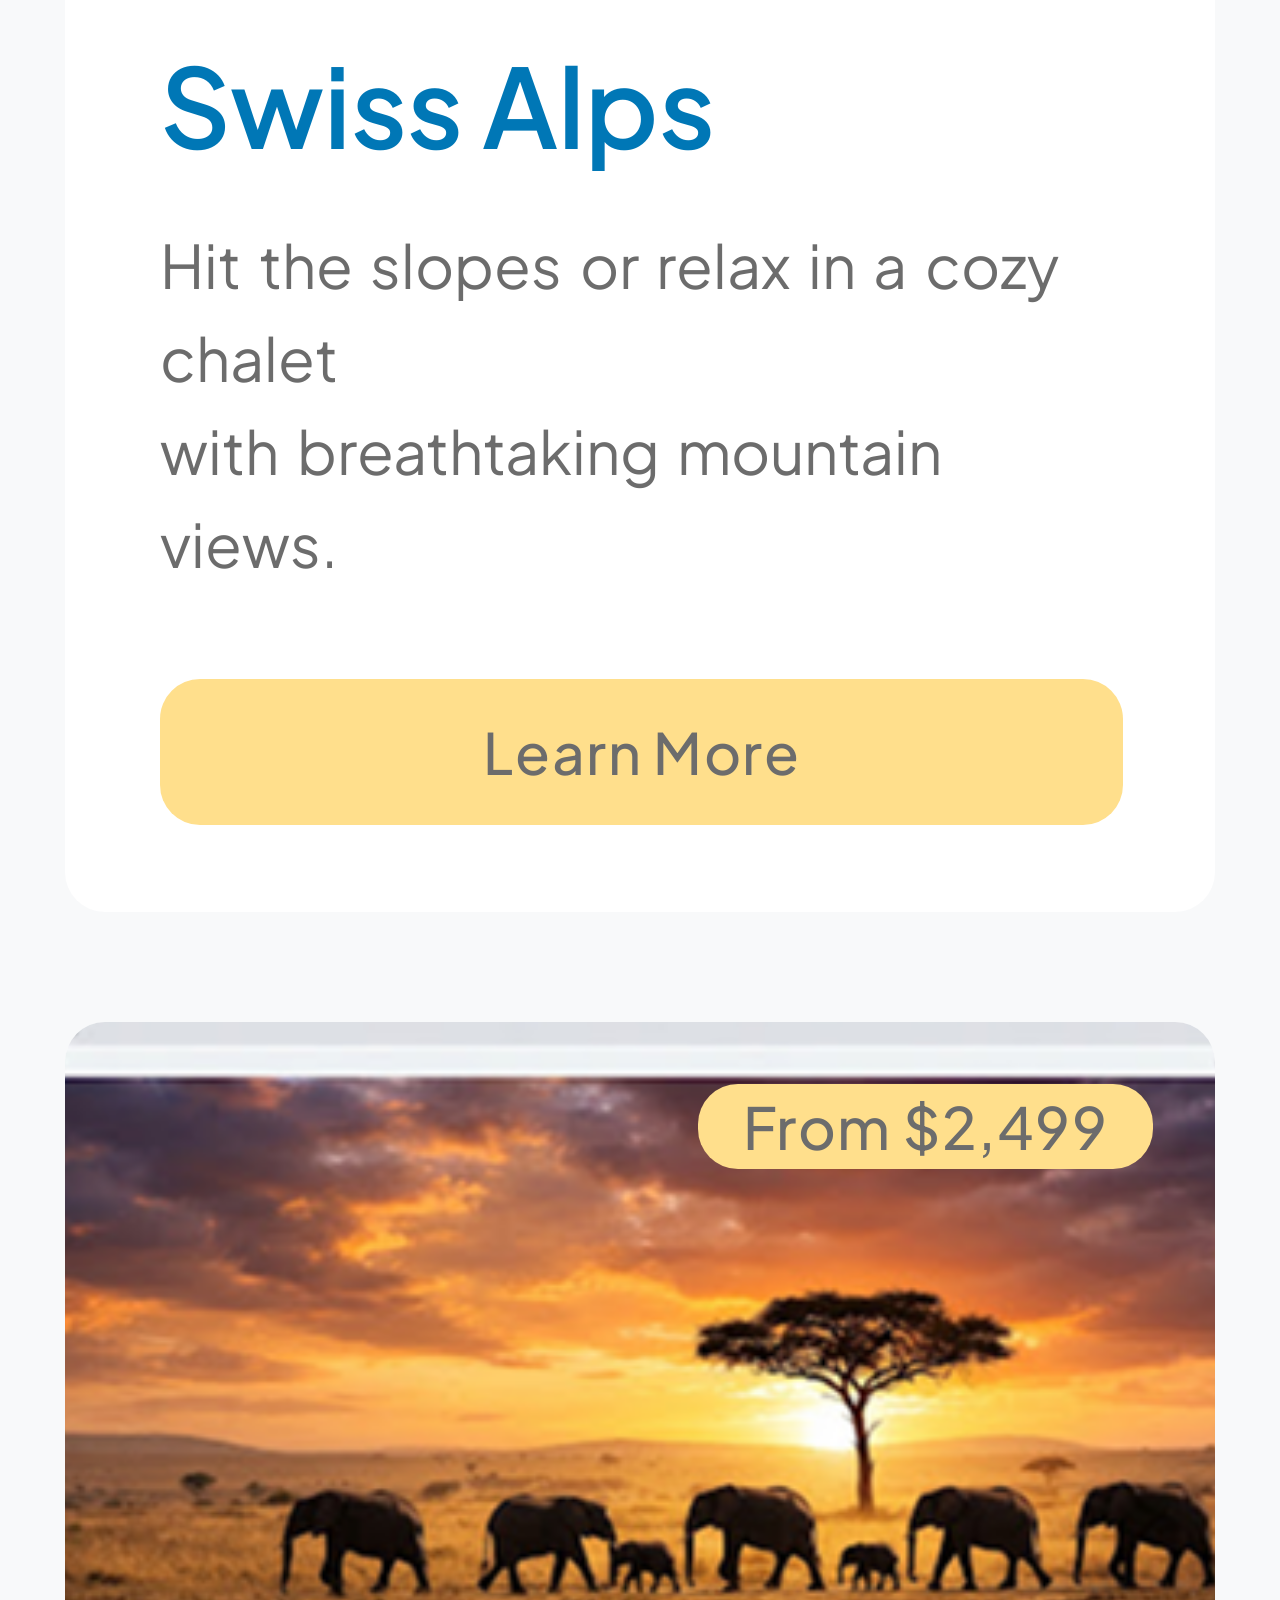
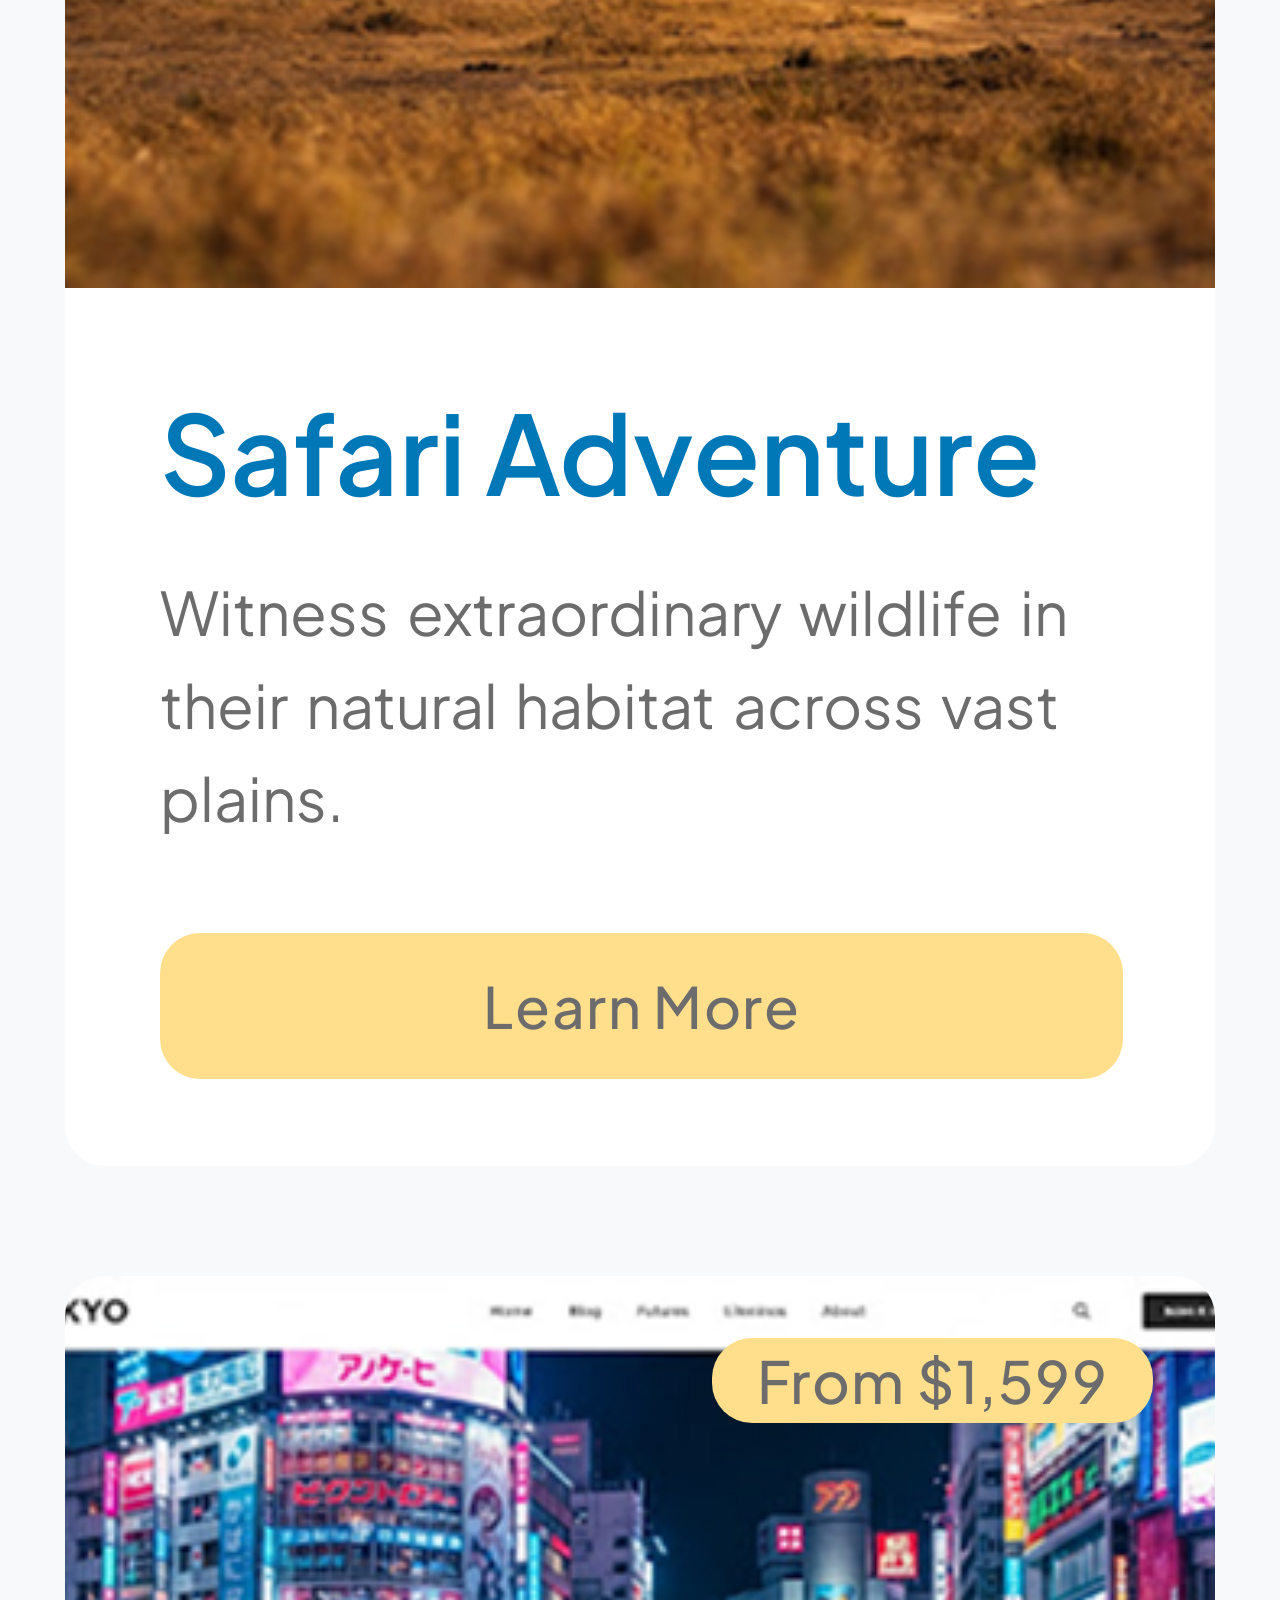
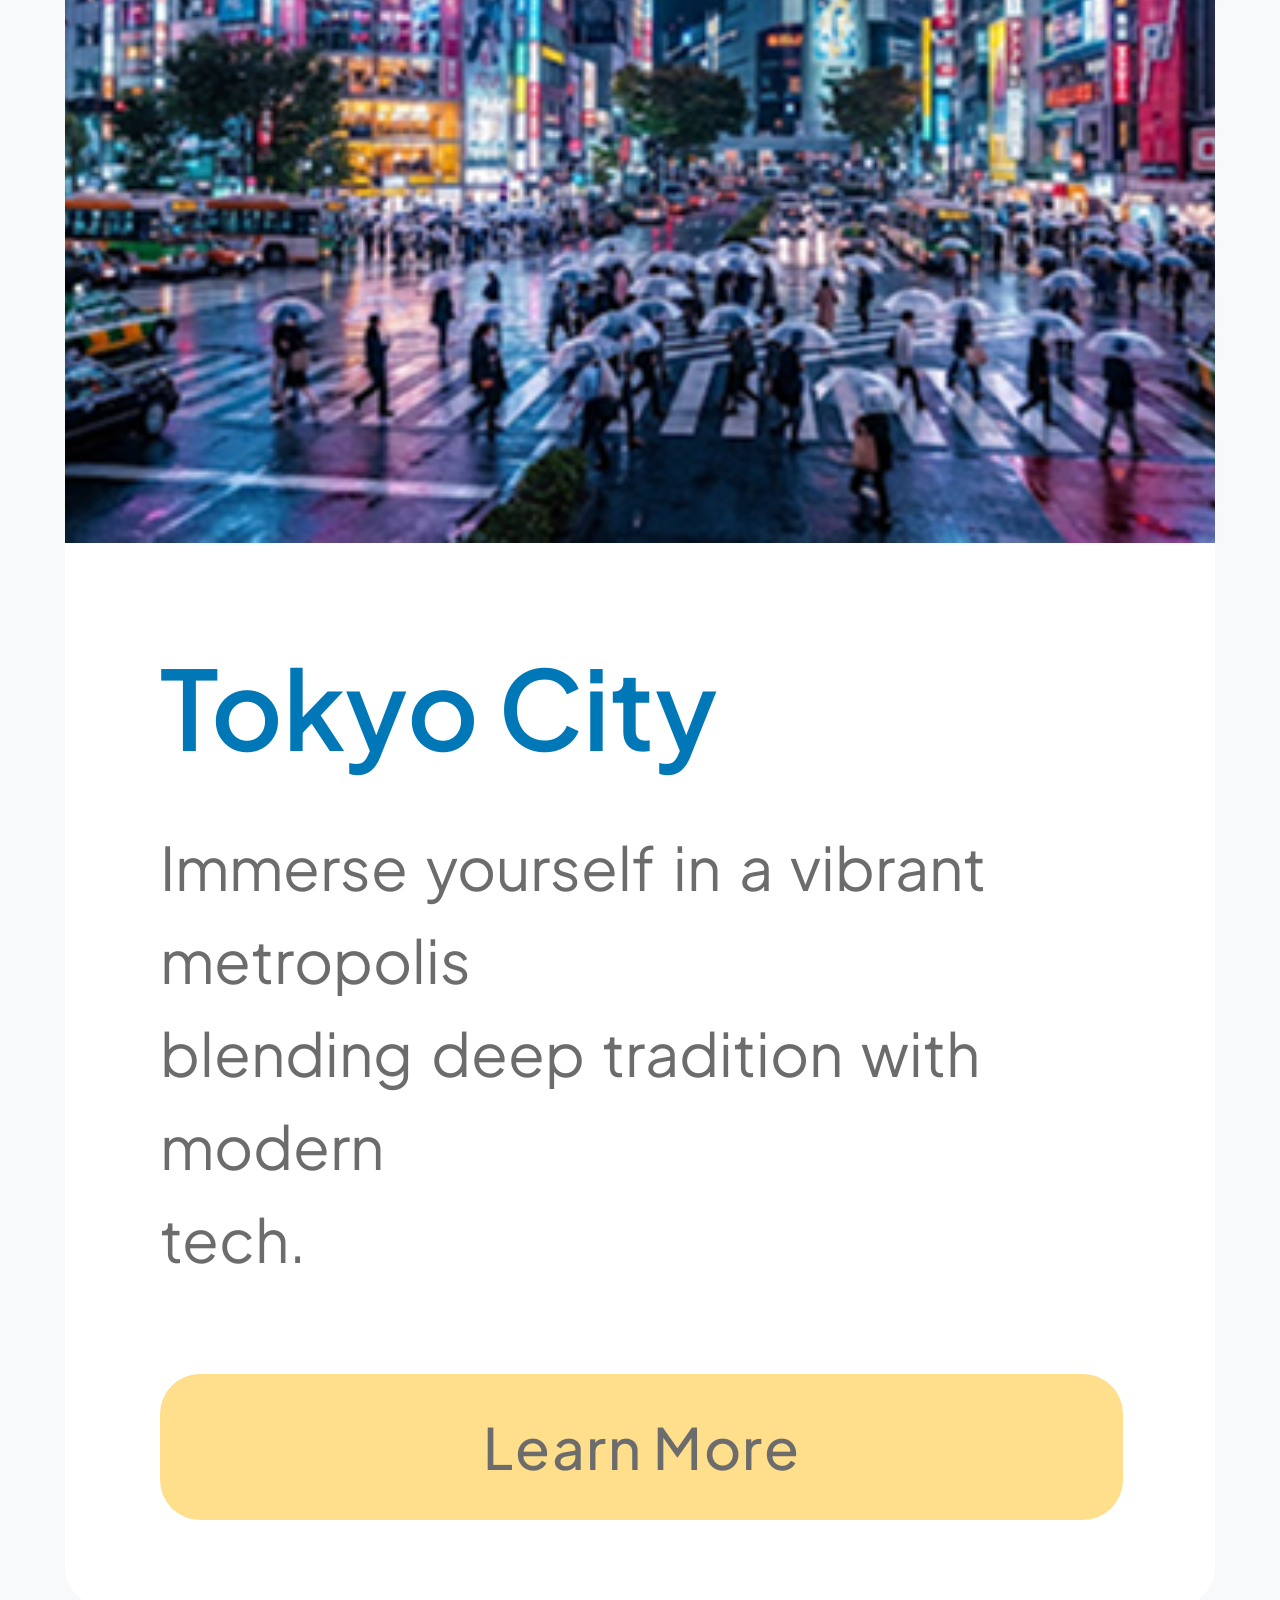
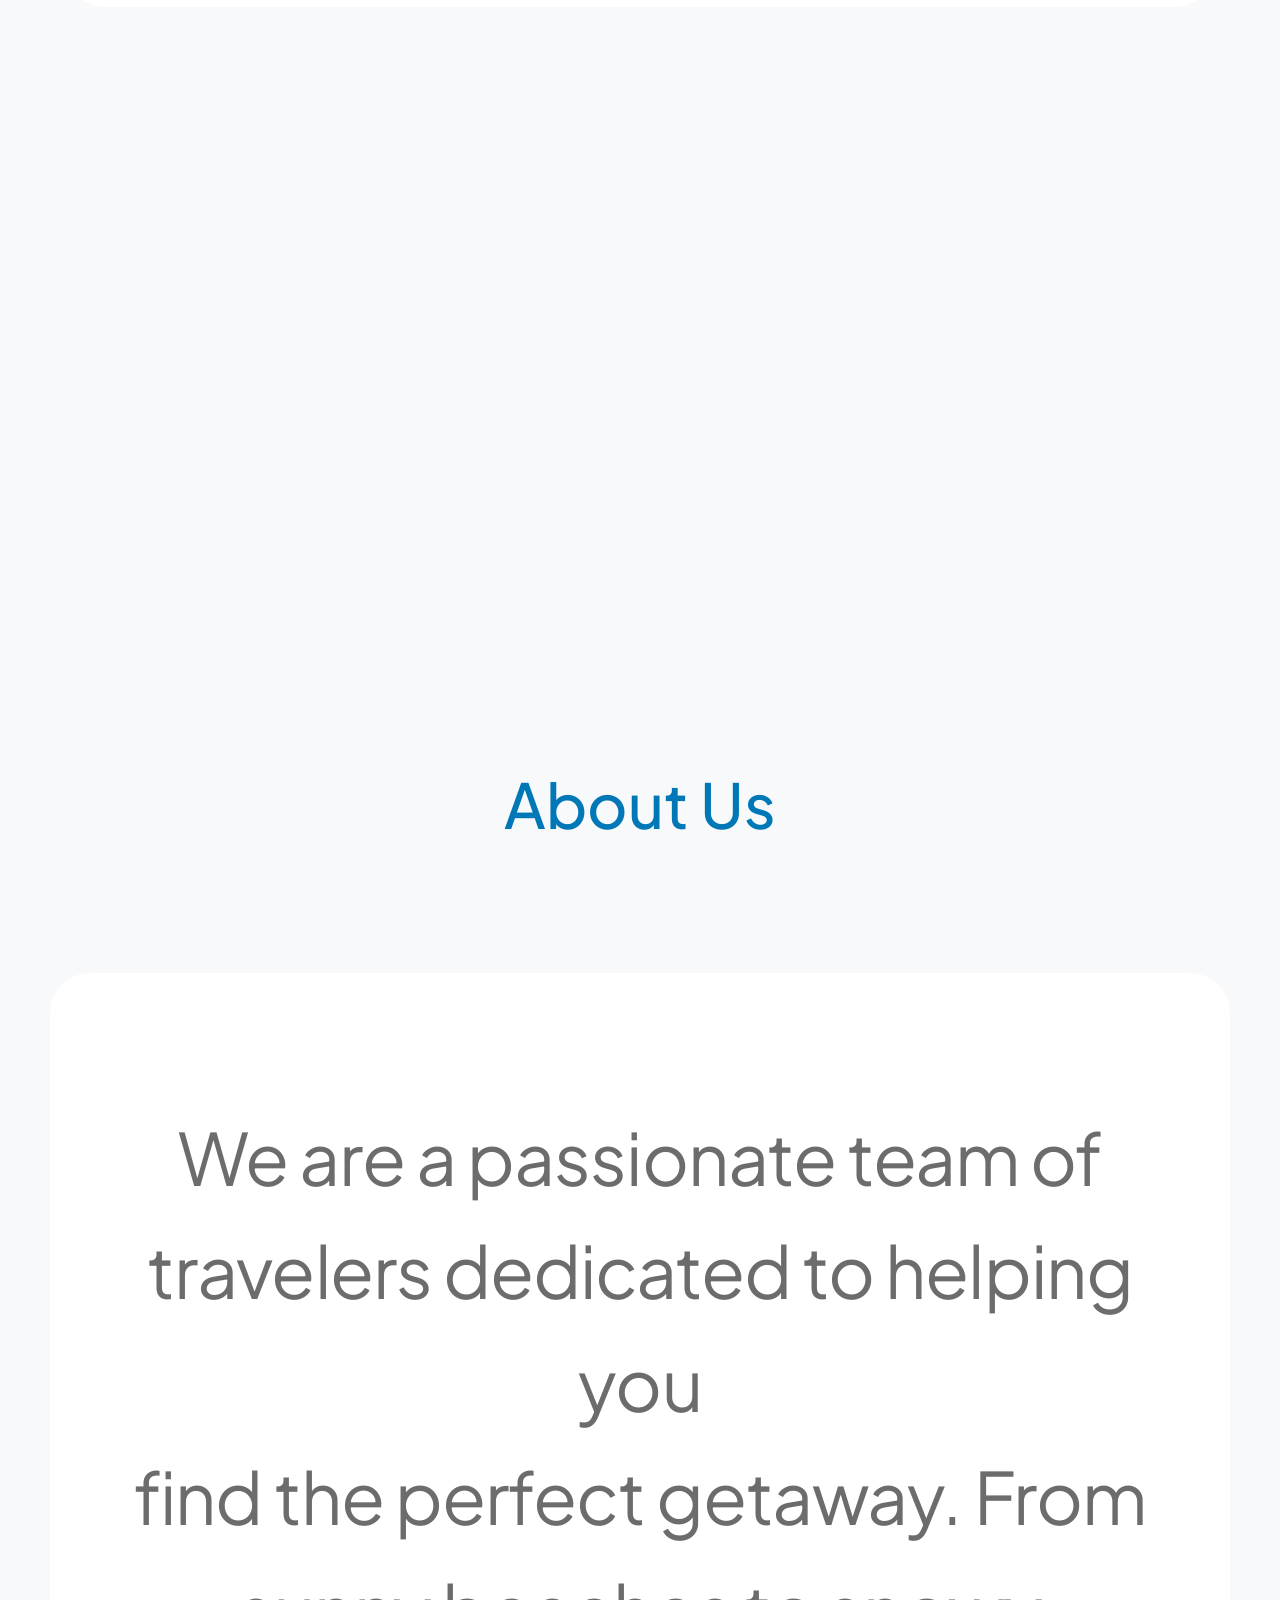
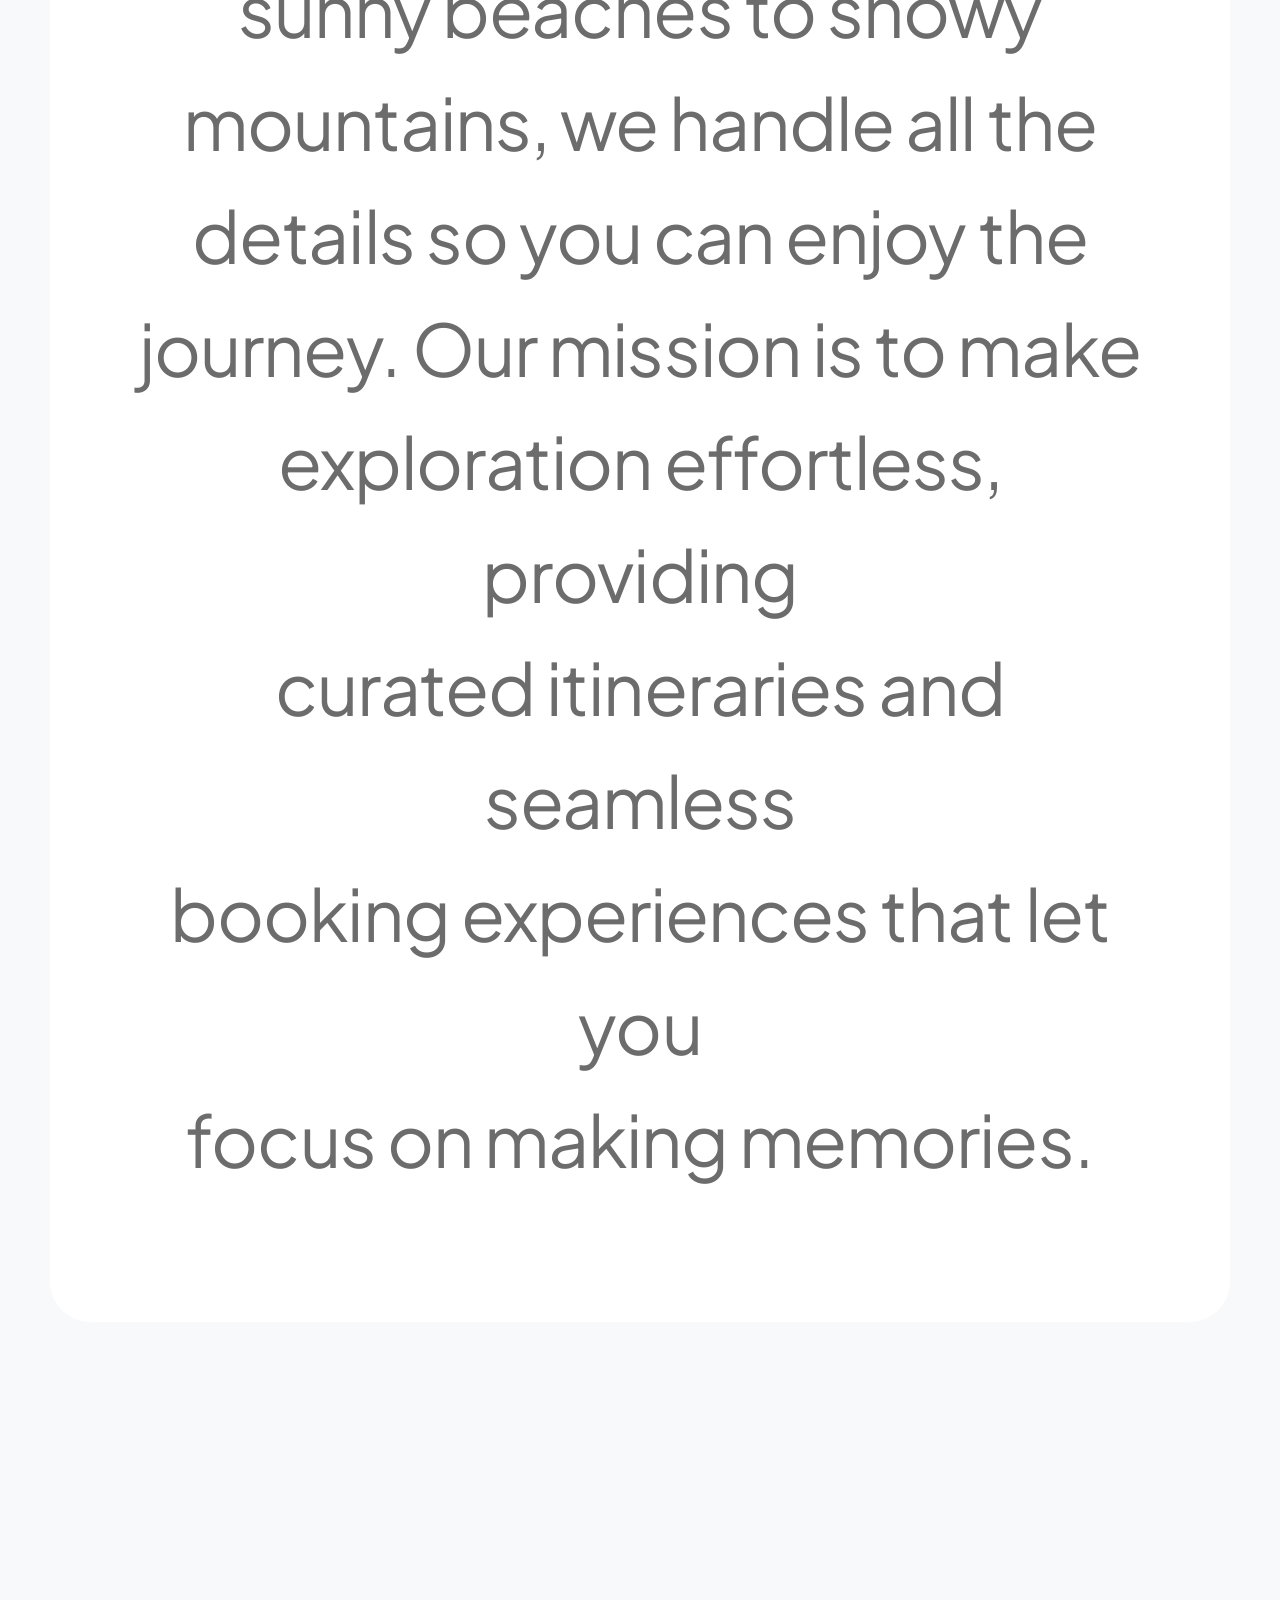
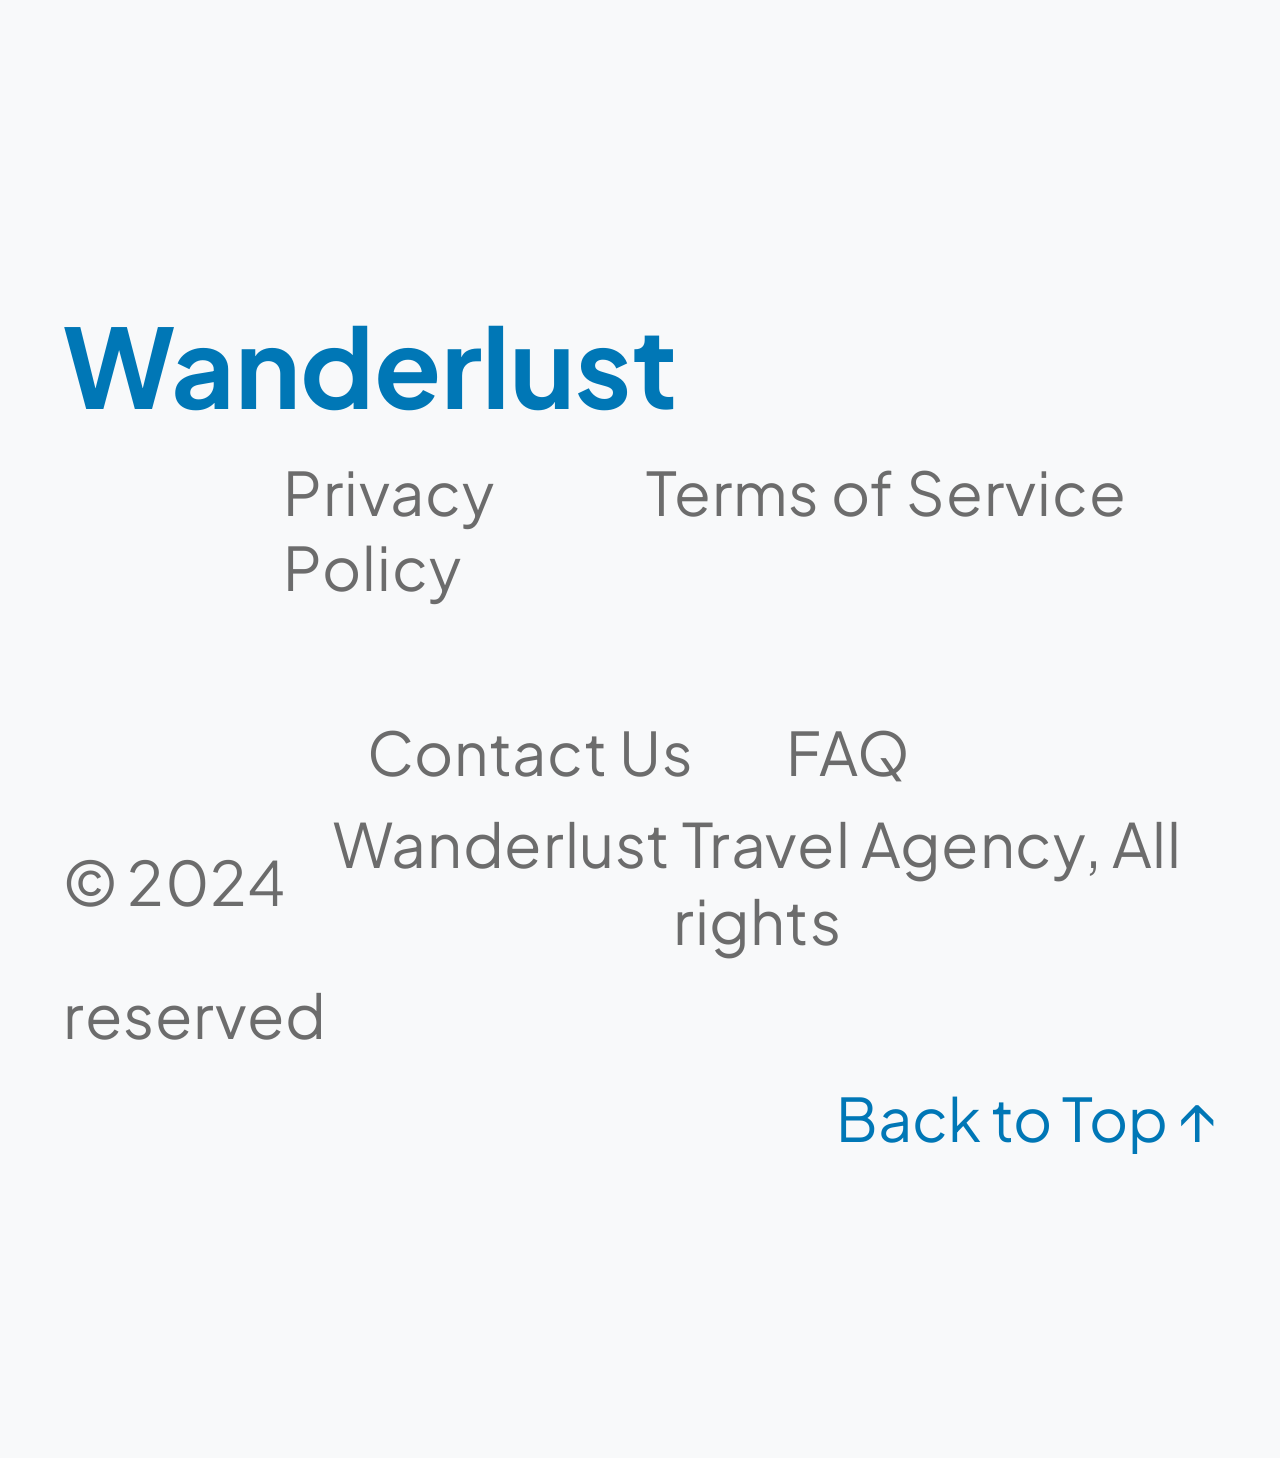
<file: wanderlust/index.html>
<!doctype html>
<html lang="en">
  <head>
    <meta charset="UTF-8" />
    <meta name="viewport" content="width=device-width, initial-scale=1.0" />
    <title>Wanderlust</title>
    <link rel="preconnect" href="https://fonts.googleapis.com" />
    <link rel="preconnect" href="https://fonts.gstatic.com" crossorigin />
    <link
      href="https://fonts.googleapis.com/css2?family=Plus+Jakarta+Sans:wght@400;500;600;700&display=swap"
      rel="stylesheet"
    />
    <link rel="stylesheet" href="css/style.css" />
  </head>
  <body>
    <header class="header">
      <div class="header-container">
        <a href="#home" class="logo">Wanderlust</a>
        <div class="header-menu">
          <button class="menu-button" aria-label="Show navigation">
            <span class="menu-stroke"></span>
            <span class="menu-stroke"></span>
            <span class="menu-stroke"></span>
          </button>
          <nav class="header-nav">
            <a href="#home">Home</a>
            <a href="#destinations">Destinations</a>
            <a href="#about">About Us</a>
            <a href="#booking" class="header-book-btn">Book Now</a>
          </nav>
        </div>
      </div>
    </header>
    <main class="main-content">
      <!-- HERO SECTION -->
      <section class="hero">
        <div class="hero-background"></div>
        <div class="hero-overlay"></div>
        <div class="hero-container">
          <h1 class="hero-title">Welcome to<br />dream travel</h1>
          <p class="hero-description">
            Find your next adventure here. Explore<br />pristine beaches,
            towering mountains,<br />and vibrant cities with our curated
            travel<br />experiences.
          </p>
          <a href="#booking" class="btn">Book Now &rarr;</a>
        </div>
      </section>

      <!-- DESTINATION SECTION -->
      <section class="destination-section">
        <div class="destination-container">
          <div class="section-header">
            <h2 class="section-title">Featured Destinations</h2>
            <p class="section-subtitle">
              Discover our most popular travel spots curated<br />just for you.
            </p>
          </div>
          <div class="destination-grid">
            <article class="destination-card">
              <div class="destination-cover">
                <img src="images/img_card1.png" alt="Maldives" />
                <span class="destination-price">From $1,299</span>
              </div>
              <div class="destination-info">
                <h3 class="destination-title">Maldives</h3>
                <p class="destination-desc">
                  Experience ultimate luxury in crystal clear waters and
                  pristine white sand beaches.
                </p>
                <a href="#learnmore" class="destination-btn">Learn More</a>
              </div>
            </article>
            <article class="destination-card">
              <div class="destination-cover">
                <img src="images/img_card2.png" alt="Swiss Alps" />
                <span class="destination-price">From $899</span>
              </div>
              <div class="destination-info">
                <h3 class="destination-title">Swiss Alps</h3>
                <p class="destination-desc">
                  Hit the slopes or relax in a cozy chalet<br />with
                  breathtaking mountain views.
                </p>
                <a href="#learnmore" class="destination-btn">Learn More</a>
              </div>
            </article>
            <article class="destination-card">
              <div class="destination-cover">
                <img src="images/img_card3.png" alt="Safari Adventure" />
                <span class="destination-price">From $2,499</span>
              </div>
              <div class="destination-info">
                <h3 class="destination-title">Safari Adventure</h3>
                <p class="destination-desc">
                  Witness extraordinary wildlife in their natural habitat across
                  vast plains.
                </p>
                <a href="#learnmore" class="destination-btn">Learn More</a>
              </div>
            </article>
            <article class="destination-card">
              <div class="destination-cover">
                <img src="images/img_card4.png" alt="Tokyo City" />
                <span class="destination-price">From $1,599</span>
              </div>
              <div class="destination-info">
                <h3 class="destination-title">Tokyo City</h3>
                <p class="destination-desc">
                  Immerse yourself in a vibrant metropolis<br />blending deep
                  tradition with modern<br />tech.
                </p>
                <a href="#learnmore" class="destination-btn">Learn More</a>
              </div>
            </article>
          </div>
        </div>
      </section>

      <section class="about" id="about">
        <div class="about-container">
          <div class="section-header" style="margin-bottom: 50px">
            <h2 class="section-title">About Us</h2>
          </div>
          <article class="about-card">
            <p class="about-info">
              We are a passionate team of<br />
              travelers dedicated to helping you<br />
              find the perfect getaway. From<br />
              sunny beaches to snowy<br />
              mountains, we handle all the<br />
              details so you can enjoy the<br />
              journey. Our mission is to make<br />
              exploration effortless, providing<br />
              curated itineraries and seamless<br />
              booking experiences that let you<br />
              focus on making memories.
            </p>
          </article>
        </div>
      </section>
      <footer class="footer">
        <div class="footer-container">
          <a
            href="#"
            class="logo"
            style="letter-spacing: 0.05px; justify-self: center"
            >Wanderlust</a
          >
          <div class="footer-grid" style="gap: 12px">
            <div class="footer-col" style="margin-left: 170px">
              <h4>Privacy Policy</h4>
            </div>
            <div class="footer-col">
              <h4>Terms of Service</h4>
            </div>
          </div>
          <div class="footer-grid" style="margin: 110px 0 16px 200px">
            <div class="footer-col">
              <h4 style="text-align: right">Contact Us</h4>
            </div>
            <div class="footer-col">
              <h4>FAQ</h4>
            </div>
          </div>

          <p class="copyright">
            <span class="copy-mark" aria-hidden="true">&copy;</span>
            <span id="year">2024</span> Wanderlust Travel Agency, All rights
          </p>
          <p class="copyright">reserved</p>
          <a href="#home" class="top-link" aria-label="Back to top"
            >Back to Top ↑</a
          >
        </div>
      </footer>
    </main>
  </body>
</html>
</file>
<file: portfolio/css/style.css>
:root {
  /* Colors */
  --primary-accent: #ffb400;
  --bg-page: #f0f0f6;
  --bg-card: #ffffff;
  --text-primary: #2b2b2b;
  --text-muted: #767676;
  --input-bg: #e8eaef;
  --shape-green: #3df03d;
  --shape-blue: #3b6bff;
  --shape-red: #ff5a3c;

  /* Layout & Spacing */
  --content-max-width: 1140px;
  --radius-sm: 6px;
  --radius-md: 10px;
  --radius-round: 50%;
  --shadow-card: 0 4px 18px rgba(0, 0, 0, 0.05);

  /* Typography */
  --font-family: "Inter", -apple-system, BlinkMacSystemFont, sans-serif;
}

/* ===== Base ===== */
body {
  width: 1440px;
  font-family: var(--font-family);
  color: var(--text-primary);
  background-color: var(--bg-page);
}

/* ===== Header / Navbar ===== */
.header {
  height: 152px;
  padding: 38px 96px;
  background-color: var(--bg-card);
  box-shadow: 0 2px 6px rgba(0, 0, 0, 0.04);
}

.nav {
  height: 100%;
  display: flex;
  justify-content: space-between;
  align-items: center;
}

.nav-logo img {
  width: 158px;
  height: 76px;
}

.nav-list {
  display: flex;
  align-items: center;
  gap: 43px;
}

.nav-link {
  display: block;
  font-size: 13px;
  font-weight: 500;
  letter-spacing: 0.022em;
  color: #000000;
  transition:
    color 0.25s ease,
    background-color 0.25s ease;
}

.nav-link:hover {
  background-color: var(--input-bg);
}

/* Active page: yellow pill */
.nav-link.active {
  border-radius: var(--radius-sm); /* 6px */
  padding: 8px 14px;
  background-color: var(--primary-accent);
}

/* Visible keyboard focus */
.nav-link:focus-visible,
.nav-logo:focus-visible {
  outline: 2px solid var(--text-primary);
  outline-offset: 2px;
}

/* ===== Hero ===== */
.hero {
  position: relative;
  display: flex;
  align-items: center;
  min-height: 630px;
  padding: 8px 0 0 98px;
  overflow: hidden;
  background-color: var(--bg-card);
}

.hero-content {
  position: relative;
  z-index: 1;
  width: min(600px, 46vw);
}

.hero-title {
  margin-bottom: 64px;
  font-size: 48px;
  font-weight: 700;
  line-height: 60px;
  color: var(--text-primary);
}

.hero-role {
  display: block;
}

.highlight {
  color: var(--primary-accent);
}

.hero-text {
  margin-bottom: 104px;
  font-size: 16px;
  line-height: 24px;
  color: var(--text-muted);
}

/* CTA */
.btn-hire {
  display: inline-flex;
  align-items: center;
  gap: 11px;
  height: 51px;
  padding: 0 32px;
  border-radius: var(--radius-sm);
  background-color: var(--primary-accent);
  font-size: 16px;
  font-weight: 500;
  letter-spacing: 0.02em;
  text-transform: uppercase;
  color: var(--text-primary);
  transition:
    transform 0.25s ease,
    box-shadow 0.25s ease;
}

.btn-hire:hover {
  transform: translateY(-2px);
  box-shadow: 0 8px 18px rgba(255, 180, 0, 0.35);
}

.btn-hire:focus-visible {
  outline: 2px solid var(--text-primary);
  outline-offset: 3px;
}

/* Illustration: bottom-right of the hero (808 x 561 at a 1440px viewport) */
.hero-illustration {
  position: absolute;
  right: 0;
  bottom: 0;
  display: block;
  width: 56.1vw;
  max-width: 808px;
  height: auto;
}

/* Floating shapes (positions are % of the hero so they scale) */
.shape {
  position: absolute;
  z-index: 0;
  width: 22px;
  height: 22px;
  pointer-events: none;
}

.shape-ring {
  border: 2px solid var(--primary-accent);
  border-radius: var(--radius-round);
}

.shape-diamond {
  border: 2px solid var(--primary-accent);
  border-radius: 2px;
  rotate: 30deg;
}

.shape-triangle {
  width: 20px;
  height: 18px;
  background: url("data:image/svg+xml,%3Csvg xmlns='http://www.w3.org/2000/svg' viewBox='0 0 20 18' fill='none' stroke='%23FF5A3C' stroke-width='2' stroke-linejoin='round'%3E%3Cpath d='M10 2L18.5 16.5H1.5Z'/%3E%3C/svg%3E")
    no-repeat center / contain;
}

.shape-ring--yellow-tl {
  left: 4%;
  top: 6.4%;
}
.shape-ring--green-top {
  left: 51.6%;
  top: 11.1%;
  border-color: var(--shape-green);
}
.shape-diamond--yellow {
  left: 89%;
  top: 15.4%;
}
.shape-diamond--blue {
  left: 37.4%;
  top: 71.7%;
  border-color: var(--shape-blue);
}
.shape-ring--green-bl {
  left: 8.75%;
  top: 90.5%;
  border-color: var(--shape-green);
}
.shape-ring--yellow-knee {
  left: 55.3%;
  top: 81.4%;
}
.shape-triangle {
  left: 91.5%;
  top: 91.6%;
}

.section-container {
  width: min(1244px, calc(100% - 48px));
  margin-inline: auto;
}

.section-header {
  text-align: center;
}

.section-title {
  font-size: 32px;
  font-weight: 700;
  line-height: 40px;
  color: var(--text-primary);
}

.section-subtitle {
  max-width: 620px;
  margin: 11px auto 0;
  font-size: 15px;
  line-height: 25px;
  color: var(--text-muted);
}

/* ===== Projects ===== */
.projects {
  padding-top: 61px; /* hero bottom -> heading */
}

.projects .section-header {
  margin-bottom: 44px;
}

.project-grid {
  display: grid;
  grid-template-columns: repeat(3, 1fr);
  gap: 44px;
}

.project-card {
  display: flex;
  flex-direction: column;
  overflow: hidden; /* clips the image to the card's rounded top corners */
  border-radius: var(--radius-md);
  background-color: var(--bg-card);
  box-shadow: var(--shadow-card);
  transition:
    transform 0.3s cubic-bezier(0.16, 1, 0.3, 1),
    box-shadow 0.3s ease;
}

.project-card:hover {
  transform: translateY(-6px);
  box-shadow: 0 12px 30px rgba(0, 0, 0, 0.08);
}

.project-card-image {
  display: block;
  width: 100%;
  height: 256px;
  object-fit: cover;
  background-color: var(--input-bg); /* visible until the image loads */
}

.project-card-body {
  padding: 14px 16px;
  margin-bottom: 6px;
}

.project-card-title {
  letter-spacing: 0;
  margin-bottom: 1.5px;
  font-size: 16px;
  font-weight: 500;
  line-height: 24px;
  color: var(--text-primary);
}

/* Truncate the description to 2 lines */
.project-card-text {
  letter-spacing: 0.006em;
  display: -webkit-box;
  -webkit-box-orient: vertical;
  -webkit-line-clamp: 2;
  line-clamp: 2;
  overflow: hidden;
  margin-bottom: 6px;
  font-size: 14px;
  line-height: 24px;
  color: var(--text-muted);
}

.tag-list {
  display: flex;
  flex-wrap: wrap;
  gap: 8.5px 10.5px;
}

.tag {
  padding: 4px 13px;
  border: 1px solid var(--input-bg);
  border-radius: 999px;
  background-color: var(--bg-page);
  font-size: 13px;
  line-height: 17px;
  color: var(--text-primary);
}

.recommendations {
  padding-top: 62px; /* cards -> heading */
}

/* This section's heading/subtitle spacing is tighter in the design */
.recommendations .section-subtitle {
  margin-top: 5px;
  line-height: 24px;
}

/* Carousel viewport: clips the track so neighbouring slides peek in at both edges */
.reviews {
  margin-top: 44px;
  overflow: hidden;
}

.reviews-track {
  display: flex;
  gap: 23px;
}

.reviews-track.is-ready {
  transition: transform 0.5s cubic-bezier(0.16, 1, 0.3, 1);
}

.review {
  flex: 0 0 min(341px, 100vw - 96px);
  padding: 24px 30px 24px 19px;
  background-color: var(--bg-card);
}

/* 5 gold stars drawn with a repeating SVG tile (30px pitch) */
.review-stars {
  width: 150px;
  height: 22px;
  margin-bottom: 13px;
  background: url("data:image/svg+xml,%3Csvg xmlns='http://www.w3.org/2000/svg' viewBox='0 0 30 22'%3E%3Cpolygon fill='%23FFB400' points='11,1 13.59,7.94 20.99,8.25 15.18,12.86 17.17,20 11,15.9 4.83,20 6.82,12.86 1.01,8.25 8.41,7.94'/%3E%3C/svg%3E")
    repeat-x 0 0 / 30px 22px;
}

.review-title {
  margin-bottom: 17px;
  font-size: 18px;
  font-weight: 500;
  line-height: 24px;
  color: var(--text-primary);
}

.review-text {
  margin-bottom: 25px;
  font-size: 15px;
  line-height: 24px;
  color: var(--text-muted);
}

.review-author {
  display: flex;
  align-items: center;
  gap: 29px;
}

.review-avatar {
  flex-shrink: 0;
  width: 90px;
  height: 80px;
  border-radius: var(--radius-round);
  object-fit: cover;
  background-color: var(--input-bg);
}

.review-name {
  margin-top: 6px;
  font-size: 18px;
  font-weight: 500;
  line-height: 24px;
  color: var(--text-primary);
}

.review-role {
  margin-top: 3px;
  margin-left: 4px;
  font-size: 15px;
  line-height: 24px;
  color: var(--text-muted);
}

/* Pagination dots: 10px dot inside a 20px tap target */
.slider-dots {
  display: flex;
  justify-content: center;
  margin-top: 42px;
}

.slider-dot {
  width: 20px;
  height: 20px;
  padding: 5px;
  border-radius: var(--radius-round);
  background-color: var(--primary-accent);
  background-clip: content-box;
  opacity: 0.5;
  transition: opacity 0.25s ease;
}

.slider-dot:hover {
  opacity: 0.8;
}

.slider-dot.active {
  opacity: 1;
}

.slider-dot:focus-visible {
  outline: 2px solid var(--text-primary);
  outline-offset: 1px;
}

.contact {
  --error: #d93025;
  --field-bg: #f0f0f6;
  padding-top: 56px; /* carousel dots -> headings */
}

.contact-grid {
  display: grid;
  grid-template-columns: minmax(0, 846fr) minmax(0, 372fr);
  column-gap: 25px;
}

.contact-col {
  display: flex;
  flex-direction: column;
}

.contact-title {
  margin-bottom: 44px;
}

/* ----- Form panel ----- */
.contact-form {
  display: flex;
  flex-direction: column;
  gap: 22px;
  padding: 25px 36px 25px 36px;
  background-color: var(--bg-card);
}

.form-field label {
  display: block;
  margin-bottom: 7px;
  font-size: 18px;
  line-height: 24px;
  color: var(--text-muted);
}

.form-field input,
.form-field textarea {
  display: block;
  width: 100%;
  border: 0;
  border-radius: var(--radius-sm);
  background-color: var(--field-bg);
  font: inherit;
  font-size: 16px;
  color: var(--text-primary);
}

.form-field input {
  height: 50px;
  padding: 0 16px;
}

.form-field textarea {
  height: 210px;
  padding: 12px 16px;
  overflow: hidden;
  resize: none; /* removes the drag-handle lines in the corner */
}

.form-field input:focus-visible,
.form-field textarea:focus-visible {
  outline: 2px solid var(--text-primary);
  outline-offset: 2px;
}

.form-field [aria-invalid="true"] {
  outline: 2px solid var(--error);
  outline-offset: 0;
}

.field-error {
  margin-top: 6px;
  font-size: 13px;
  line-height: 18px;
  color: var(--error);
}

.btn-send {
  height: 50px;
  padding: 0 21px;
  border-radius: var(--radius-sm);
  background-color: var(--primary-accent);
  font-size: 14px;
  font-weight: 700;
  text-transform: uppercase;
  color: #000000;
  transition:
    transform 0.25s ease,
    box-shadow 0.25s ease,
    opacity 0.25s ease;
}

.btn-send:hover:not(:disabled) {
  transform: translateY(-2px);
  box-shadow: 0 8px 18px rgba(255, 180, 0, 0.35);
}

.btn-send:focus-visible {
  outline: 2px solid var(--text-primary);
  outline-offset: 3px;
}

.btn-send:disabled {
  opacity: 0.7;
  cursor: not-allowed;
}

.form-status:not(:empty) {
  margin-top: 12px;
  font-size: 15px;
  line-height: 24px;
  color: var(--text-primary);
}

/* ----- Info cards ----- */
.contact-cards {
  display: flex;
  flex: 1;
  flex-direction: column;
  gap: 12.74px;
}

.contact-card {
  flex: 1;
  padding: 30px 25px 10px;
  background-color: var(--bg-card);
}

.contact-badge {
  display: flex;
  align-items: center;
  justify-content: center;
  width: 40.29px;
  height: 40.21px;
  margin: 0 auto 31px;
  border-radius: var(--radius-round);
  background-color: var(--primary-accent);
  color: var(--text-primary);
  overflow: hidden;
}

.contact-badge img {
  display: block;
  width: 18.13px;
  height: 18.1px;
  object-fit: contain;
  border-radius: 0;
}

.contact-list {
  display: flex;
  flex-direction: column;
  gap: 14px;
}

.contact-row {
  display: flex;
  align-items: baseline;
  justify-content: space-between;
  gap: 16px;
}

.contact-row dt {
  font-size: 18px;
  line-height: 24px;
  color: var(--text-muted);
}

.contact-row dd {
  font-size: 15px;
  line-height: 24px;
  text-align: right;
  color: var(--text-muted);
}

.contact-row a:hover {
  color: var(--text-primary);
}

.contact-row a:focus-visible {
  outline: 2px solid var(--text-primary);
  outline-offset: 2px;
}

.partners {
  margin-top: 56px; /* contact section -> partner strip */
  background-color: var(--bg-page);
}

.partner-list,
.rating-list,
.footer-links,
.social-list {
  margin: 0;
  padding: 0;
  list-style: none;
}

.partner-list {
  display: flex;
  justify-content: center;
}

/* Uneven gaps taken from the design: 144 / 137 / 129px */
.partner-list li:nth-child(2) {
  margin-left: 144px;
}
.partner-list li:nth-child(3) {
  margin-left: 137px;
}
.partner-list li:nth-child(4) {
  margin-left: 129px;
}

.partner-list img {
  display: block;
  width: 140px;
  height: 144px;
}

.footer-main {
  padding: 45px 0 7px;
  background-color: #f0f0f6;
}

.footer-logo {
  display: block;
  margin-bottom: 50px;
}

/* 464 / 311 / 344 / 125px columns at 1244px wide */
.footer-grid {
  display: grid;
  grid-template-columns:
    minmax(0, 464fr) minmax(0, 311fr) minmax(0, 344fr)
    minmax(0, 125fr);
}

/* Rating badges (caption is real text, the badge is the image) */
.rating {
  margin: 0;
}

.rating img {
  display: block;
}

.rating figcaption {
  font-size: 12px;
  line-height: 28px;
  color: var(--text-muted);
}

.rating-list li:nth-child(2) {
  margin-top: 13px;
}
.rating-list li:nth-child(3) {
  margin-top: 16px;
}

/* Column headings + link lists */
.footer-heading {
  font-size: 20px;
  font-weight: 600;
  line-height: 37px;
  color: #000000;
}

.footer-links {
  display: grid;
  gap: 8px;
  margin-top: 21px;
}

.footer-links li {
  font-size: 16px;
  line-height: 24px;
}

.footer-links a {
  color: #000000;
}

/* Social logos */
.social-list {
  display: grid;
  gap: 16px;
  margin-top: 20px;
}

.social-list a {
  display: block;
  width: fit-content;
}

.social-list img {
  display: block;
}

.footer-links a:focus-visible,
.social-list a:focus-visible {
  outline: 2px solid var(--text-primary);
  outline-offset: 2px;
}

/* Copyright strip */
.footer-bottom {
  height: 71px;
  padding-top: 12px;
  background-color: var(--bg-page);
}

.copyright {
  display: flex;
  align-items: center;
  justify-content: center;
  gap: 12px;
  font-size: 15px;
  line-height: 27px;
  color: var(--text-muted);
}

.copyright img {
  flex-shrink: 0;
}

/* ===== Responsive ===== */
@media (max-width: 1100px) {
  .partner-list {
    flex-wrap: wrap;
    gap: 0 24px;
  }

  .partner-list li:nth-child(n) {
    margin-left: 0;
  }
}

@media (max-width: 1024px) {
  .footer-grid {
    grid-template-columns: repeat(2, minmax(0, 1fr));
    gap: 40px 24px;
  }
}

@media (max-width: 560px) {
  .footer-main {
    padding-top: 36px;
  }

  .footer-logo {
    margin-bottom: 36px;
  }

  .footer-grid {
    grid-template-columns: 1fr;
  }

  .footer-bottom {
    height: auto;
    padding: 16px 24px 24px;
  }

  .copyright {
    flex-wrap: wrap;
    text-align: center;
  }
}
</file>
<file: wanderlust/css/style.css>
/* ==========================================================================
   Design tokens
   ========================================================================== */
:root {
  --primary-accent: #0077b6;
  --secondary-accent: #ffdf8c;
  --bg-page: #f8f9fa;
  --bg-card: #ffffff;
  --text: #ffffff;
  --text-dark: #6c6c6c;
  --input-bg: #e8eaef;
  /* Layout & Spacing */
  --radius: 150px;
  --radius-sm: 40px;
}

* {
  margin: 0;
  padding: 0;
  box-sizing: border-box;
}

body {
  font-family: "Plus Jakarta Sans", sans-serif;
  background-color: var(--bg-page);
  color: var(--text-dark);
}

/* HEADER */
.header {
  position: relative;
  z-index: 1;
  background: rgba(255, 255, 255, 0.9);
  border-bottom: 5px solid var(--text-dark);
  backdrop-filter: blur(12px);
  -webkit-backdrop-filter: blur(12px);
}

.header-container {
  height: 312px;
  padding: 0 94px 0 63px;

  display: flex;
  align-items: center;
  justify-content: space-between;
}

.logo {
  display: flex;
  align-items: center;

  color: var(--primary-accent);
  font-size: 110px;
  font-weight: 700;
  line-height: 48px;
  letter-spacing: -4px;
  text-decoration: none;
  vertical-align: middle;
}

.menu-button {
  margin-bottom: 9px;
  width: 87px;
  height: 60px;
  border: none;
  background: transparent;
  padding: 0;
  display: flex;
  flex-direction: column;
  justify-content: space-between;
  cursor: pointer;
}

.header-menu {
  position: relative;
}

.menu-stroke {
  width: 100%;
  height: 10px;
  background: var(--primary-accent);
}

/* HEADER NAVIGATION */
.header-nav {
  display: none;
  position: absolute;
  top: 100%;
  right: 0;
  z-index: 2;
  min-width: 180px;
  flex-direction: column;
  gap: 4px;
  padding: 12px;
  border-radius: 8px;
  background: var(--bg-card);
  box-shadow: 0 4px 16px var(--text-dark);
}

.header-nav a {
  display: block;
  padding: 10px 12px;
  font-family: "Plus Jakarta Sans", sans-serif;
  font-size: 16px;
  font-weight: 500;
  color: var(--primary-accent);
  text-decoration: none;
  white-space: nowrap;
}

.header-nav .header-book-btn {
  border-radius: 8px;
  background: var(--secondary-accent);
  color: var(--text-dark);
}

/* Reveal the navigation while hovering the menu or tabbing through it. */
.header-menu:hover .header-nav,
.header-menu:focus-within .header-nav {
  display: flex;
}

/* ==========================================================================
   Hero
   ========================================================================== */
.hero {
  position: relative;
  box-sizing: border-box;
  aspect-ratio: 1 / 2;
  overflow: hidden;
}

/* HERO BACKGROUND IMAGE */

.hero-background {
  position: absolute;
  inset: 0;
  z-index: 0;
  background-image: url("../images/bg-img.png");
  background-repeat: no-repeat;
  background-size: 100% auto;
  background-position: center bottom 315px;
}

/* HERO GRADIENT */

.hero-overlay {
  position: absolute;
  inset: 0;
  z-index: 1;
  background: linear-gradient(
    180deg,
    rgba(0, 0, 0, 0.4) 0%,
    rgba(0, 0, 0, 0.2) 50%,
    #f8f9fa calc(100% - 263px),
    #f8f9fa 100%
  );
}

/* HERO CONTENT CONTAINER */

.hero-container {
  position: relative;
  z-index: 2;
  font-size: 70px;
  justify-self: center;
  padding-top: 701px;
  text-align: center;
}

.hero-title {
  text-transform: uppercase;
  font-size: 159px;
  line-height: 1.175;
  letter-spacing: -1.25px;
  word-spacing: -10px;
  color: var(--text);
}

.hero-description {
  margin: 93px 0 165px 0;
  line-height: 1.57;
  word-spacing: -3px;
  letter-spacing: 0.3px;
  color: var(--text);
}

.btn {
  display: inline-block;
  padding: 72px 130px;
  background-color: var(--primary-accent);
  color: var(--text);
  font-weight: 500;
  letter-spacing: 3.5px;
  text-decoration: none;
  border-radius: var(--radius);
  cursor: pointer;
  transition:
    transform 0.2s ease,
    box-shadow 0.2s ease;
}

/* ==========================================================================
   Section headings
   ========================================================================== */
.destination-container {
  margin: 0 65px;
}

.section-header {
  margin: 66px 0 245px 0;
  text-align: center;
}

.section-title {
  color: var(--primary-accent);
  padding-bottom: 70px;
  font-size: 62px;
  font-weight: 500;
}

.section-subtitle {
  font-size: 63px;
  font-weight: 500;
  letter-spacing: -0.6px;
  line-height: 1.5;
}

.destination-grid {
  display: grid;
  grid-template-columns: repeat(1, 1fr);
  gap: 110px;
}

.destination-card {
  background: var(--bg-card);
  border-radius: var(--radius-sm);
  border: 3px solid var(--shadow);
  overflow: hidden;
  display: flex;
  flex-direction: column;
  transition:
    transform 0.3s cubic-bezier(0.16, 1, 0.3, 1),
    box-shadow 0.3s ease;
}

.destination-card:hover {
  transform: translateY(-6px);
}

.destination-cover {
  position: relative;
  width: 100%;
  overflow: hidden;
}

.destination-cover img {
  width: 100%;
  height: 100%;
  object-fit: cover;
  border-top-left-radius: var(--radius-md);
  border-top-right-radius: var(--radius-md);
}

.destination-price {
  position: absolute;
  top: 62px;
  right: 62px;
  padding: 6px 45px;
  background-color: var(--secondary-accent);
  color: var(--text-dark);
  font-size: 58px;
  font-weight: 500;
  letter-spacing: 0.025em;
  border-radius: var(--radius-sm);
}

.destination-info {
  padding: 94px 92px 87px 95px;
  display: flex;
  flex-direction: column;
  flex-grow: 1;
  border-bottom-left-radius: var(--radius-md);
  border-bottom-right-radius: var(--radius-md);
  font-size: 57px;
}

.destination-title {
  font-size: 110px;
  font-weight: 600;
  margin-bottom: 45px;
  color: var(--primary-accent);
}

.destination-desc {
  font-size: 60px;
  word-spacing: 7.5px;
  line-height: 1.55;
  margin-bottom: 89px;
}

.destination-btn {
  text-decoration: none;
  color: var(--text-dark);
  text-align: center;
  display: inline-block;
  padding: 37px 0;
  background-color: var(--secondary-accent);
  font-weight: 500;
  letter-spacing: 0.025em;
  border-radius: var(--radius-sm);
  cursor: pointer;
  transition:
    transform 0.2s ease,
    box-shadow 0.2s ease;
}

/* ==========================================================================
   About
   ========================================================================== */
.about-container {
  text-align: center;
  padding: 692px 50px 315px 50px;
}

.about-card {
  margin-top: 60px;
  background: var(--bg-card);
  border: 3px solid var(--shadow);
  border-radius: var(--radius-sm);
  padding: 127px 80px;
  font-size: 72px;
  letter-spacing: -0.95px;
  line-height: 1.57;
  display: flex;
  flex-direction: column;
  align-items: center;
  text-align: center;
}

/* ==========================================================================
   Footer
   ========================================================================== */
.footer {
  padding: 303px 0;
  border-top: 3px solid var(--shadow);
}

.footer-container {
  padding: 0 63px;
  text-align: center;
}

.footer-grid {
  display: grid;
  grid-template-columns: repeat(2, 1fr);
  gap: 92px;
  margin: 66px 50px;
}

.footer-col h4 {
  text-align: left;
  letter-spacing: 1px;
  font-size: 60px;
  font-weight: 400;
}

.copyright {
  display: flex;
  align-items: center;
  gap: 12px;
  font-size: 61px;
  letter-spacing: 0.01em;
  margin-bottom: 17px;
}

.copy-mark {
  display: inline-grid;
  place-items: center;
  width: 52px;
  height: 78px;
}

.top-link {
  text-decoration: none;
  display: flex;
  justify-content: flex-end;
  width: 100%;
  margin-top: 27px;
  font-size: 60px;
  color: var(--primary-accent);
}

.footer > .footer-container > .nav-link.active {
  display: inline-block;
  margin-top: 24px;
  font-size: 32px;
}

/* ==================== RESPONSIVE ==================== */
@media (max-width: 900px) {
  .projects-container,
  .recommendation-container,
  .contact-container,
  .partners-container,
  .footer-container {
    margin-left: 24px;
    margin-right: 24px;
  }
  .slider {
    margin: 0 24px;
  }
  .rec-card {
    flex-basis: 300px;
  }
  .contact-grid {
    grid-template-columns: 1fr;
  }
  .contact-grid .contact-heading:nth-child(2) {
    margin-top: 40px;
    order: 3;
  }
  .contact-form {
    order: 2;
  }
  .contact-info {
    order: 4;
  }
  .partners-container {
    grid-template-columns: repeat(2, 1fr);
  }
  .footer-grid {
    grid-template-columns: 1fr 1fr;
    row-gap: 36px;
  }
}

@media (max-width: 600px) {
  .rec-card {
    flex-basis: 82vw;
  }
  .rec-avatar {
    width: 72px;
    height: 72px;
  }
  .footer-grid {
    grid-template-columns: 1fr;
  }
}
</file>
